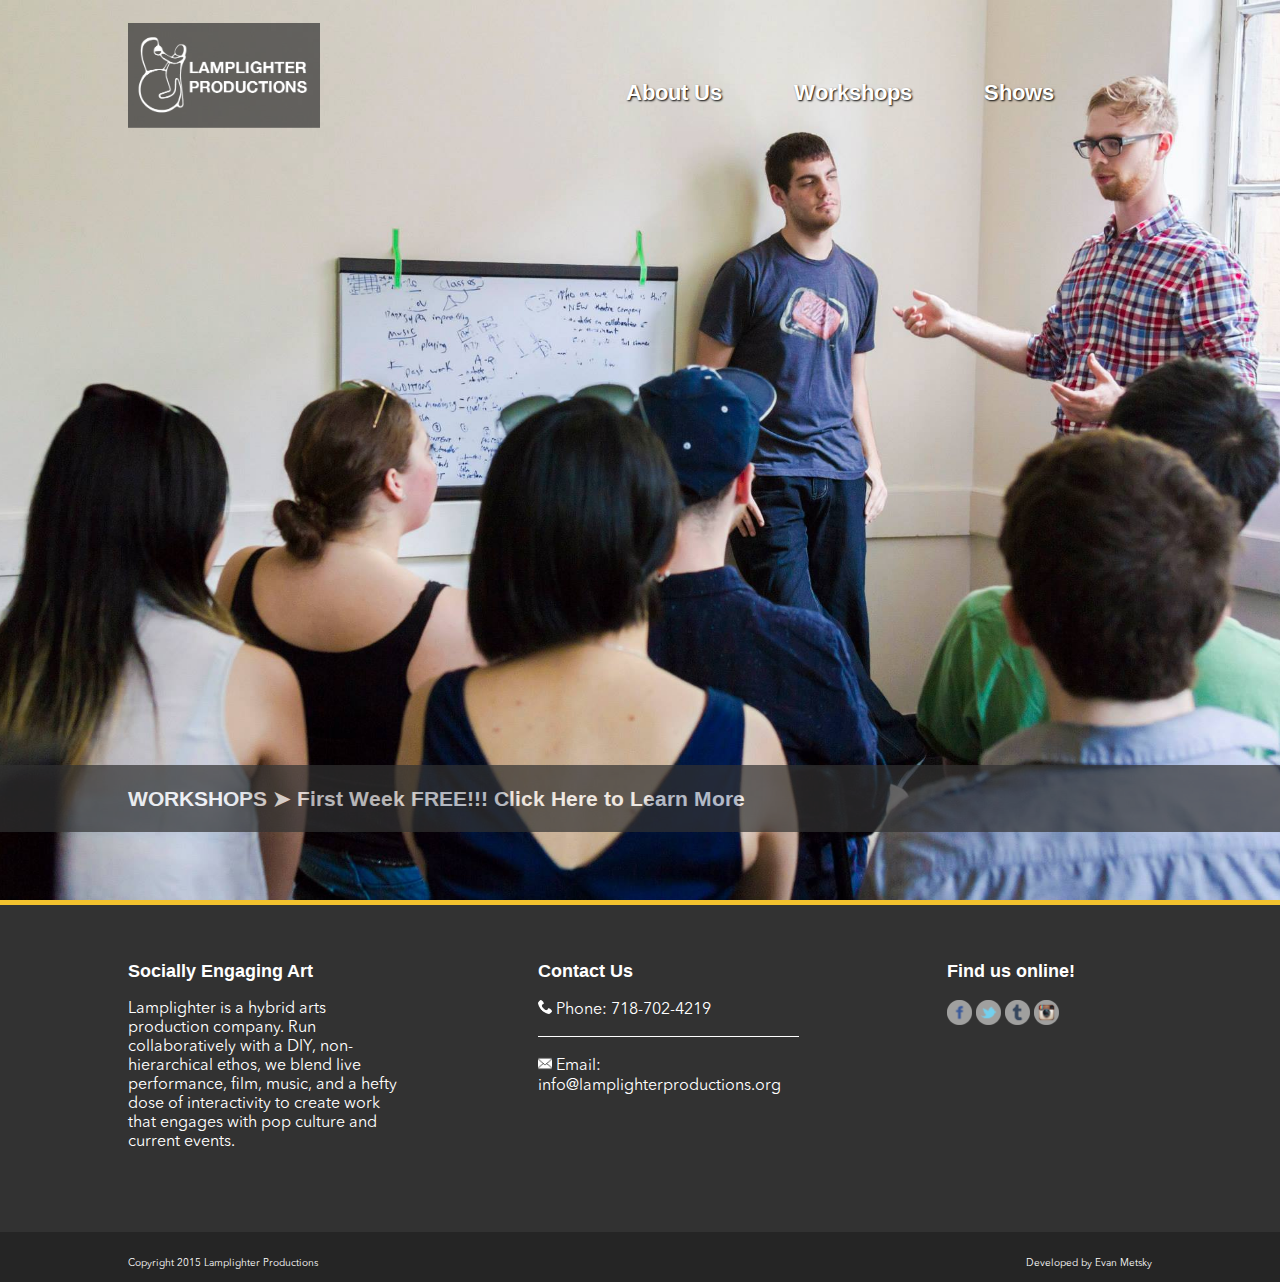
<file: index.html>
<!DOCTYPE html>
<html> 
	<head> 		
		<link rel="shortcut icon" href="images/logo_tab.png">
		<meta property="og:title" content="Lamplighter Productions" />
		<meta charset="UTF-8">
		<meta property="og:type" content="company" />
		<meta property="article:author" content="Evan Metsky" />
		<meta property="og:image" content="http://i.imgur.com/BRalFmg.jpg" />
		<meta property="og:url" content="http://www.lamplighterproductions.org" />
		<meta property="og:description" content="Socially Engaging Art" />
		<link href='http://fonts.googleapis.com/css?family=Inconsolata' rel='stylesheet' type='text/css'>
		<link rel="stylesheet" href="style/lamplighter.css">
		<title>Lamplighter Productions</title>

		<link rel="stylesheet" href="../lib/css/jquery.maximage.css?v=1.2" type="text/css" media="screen" charset="utf-8" />
		
		<style type="text/css" media="screen">			
			#maximage {
			position:absolute !important;
			}

			
		</style>
	</head>
	<body>
		<div class='main'>
			<div class = "logo" style = "float:left;"><a href = "#"><img src = "images/logo_text.png"></a></div>
			<div class = "top-menu-bar">
				<ul class = "navigation">
					<li class = "menu-item">
						<a href = "about">About Us</a>
					</li>
					<li class = "menu-item">
						<a href = "educational">Workshops</a>
					</li>
					<li class = "menu-item">
						<a href = "productions">Shows</a>
					</li>
					<!--<li class = "menu-item">
						<a href = "#">Productions</a>
					</li>-->
				</ul>

			</div>				
			<a href = "educational"><div class = "video-bar">
				<h3>WORKSHOPS &#10148; First Week FREE!!! Click Here to Learn More</h3>
		</div></a>
<div id="maximage">
			<img src="images/slideshow_home/slideshow3.jpg" alt="" width="1400" height="1050" />
			<img src="images/slideshow_home/slideshow4.jpg" alt="" width="2048" height="1536" />
			<img src="images/slideshow_home/slideshow5.jpg" alt="" width="2048" height="1536" />
			<img src="images/slideshow_home/slideshow1.jpg" alt="" width="1400" height="1050" />
			<img src="images/slideshow_home/slideshow6.jpg" alt="" width="2048" height="1536" />
			<img src="images/slideshow_home/slideshow2.jpg" alt="" width="1400" height="1050" />
			<img src="images/slideshow_home/slideshow7.jpg" alt="" width="2048" height="1536" />
		</div>
		
		<script src='http://ajax.googleapis.com/ajax/libs/jquery/1.8.3/jquery.js'></script>
		<script src="../lib/js/jquery.cycle.all.js" type="text/javascript" charset="utf-8"></script>
		<script src="../lib/js/jquery.maximage.js" type="text/javascript" charset="utf-8"></script>
		
		<script type="text/javascript" charset="utf-8">
			$(function(){
				// Trigger maximage
				jQuery('#maximage').maximage();
			});
		</script>
		</div>
		<div id = "front">

		</div>
	

		<footer id = "footer">
			<div id = "full_footer">
				<div id = "footer_widget">
					<h3>Socially Engaging Art</h3>
					<p>Lamplighter is a hybrid arts production company. Run collaboratively with a DIY, non-hierarchical ethos, we blend live performance, film, music, and a hefty dose of interactivity to create work that engages with pop culture and current events.</p>
				</div>
				<div id = "footer_widget">
					<h3>Contact Us</h3>
					<p><img src = "images/icons/phone.png" style = "width:5%;height:auto;"> Phone: 718-702-4219</p>
					<hr style = "margin:0;margin-right:7%; background:white;">
					<p><img src = "images/icons/email.png" style = "width:5%;height:auto;padding-top:3px"> Email: <a href = "mailto:info@lamplighterproductions.org"target="_blank">info@lamplighterproductions.org</a></p>
				</div>
				<div id = "footer_widget">
					<h3>Find us online!</h3>
					<div id = "button-link" style = "display:inline-block;" align = "left"><a href = "https://www.facebook.com/lamplighterproductions"target="_blank"><img src = "images/icons/facebook.png" style = "height:25px;width:25px;margin:0;"></a></div>
					<div id = "button_link" style = "display:inline-block;" align = "center"><a href = "https://twitter.com/lmplghtr"target="_blank"><img src = "images/icons/twitter.png" style = "height:25px;width:25px;margin:0;"></a></div>
				
				<div id = "button_link" style = "display:inline-block;" align = "center"><a href = "www.lamplighternyc.tumblr.com"target="_blank"><img src = "images/icons/tumblr.png" style = "height:25px;width:25px;margin:0;"></a></div>
				
				<div id = "button_link" style = "display:inline-block;" align = "center"><a href = "https://instagram.com/lamplighter_prod/"target="_blank"><img src = "images/icons/instagram.png" style = "height:25px;width:25px;margin:0;"></a></div>
			

				<br><br>
				</div>
				<div id = "bottom_footer">
					<p style = "float:left; margin-left:10%">Copyright 2015 Lamplighter Productions</p>
					<p style = "float:right; margin-right:10%">Developed by Evan Metsky</p>
				</div>
			</div>


		</footer>


	</body>


</html>
</file>
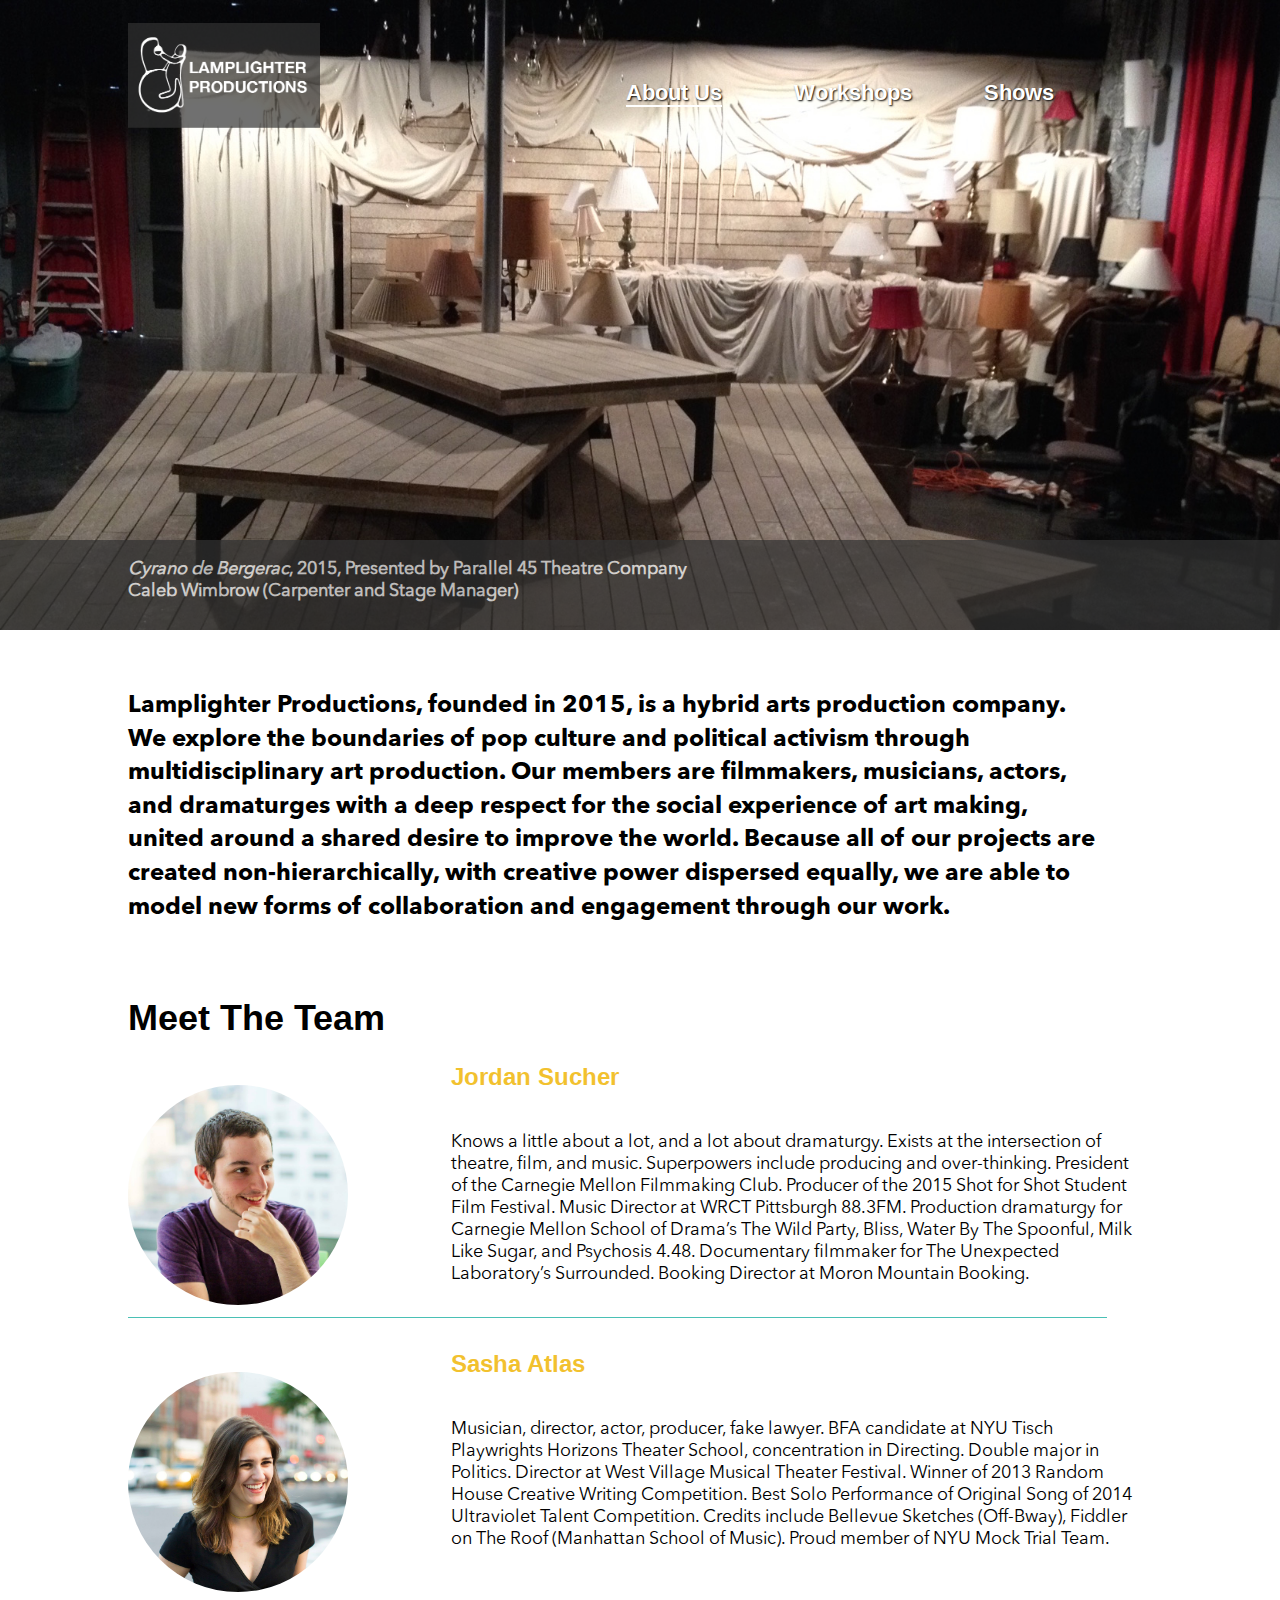
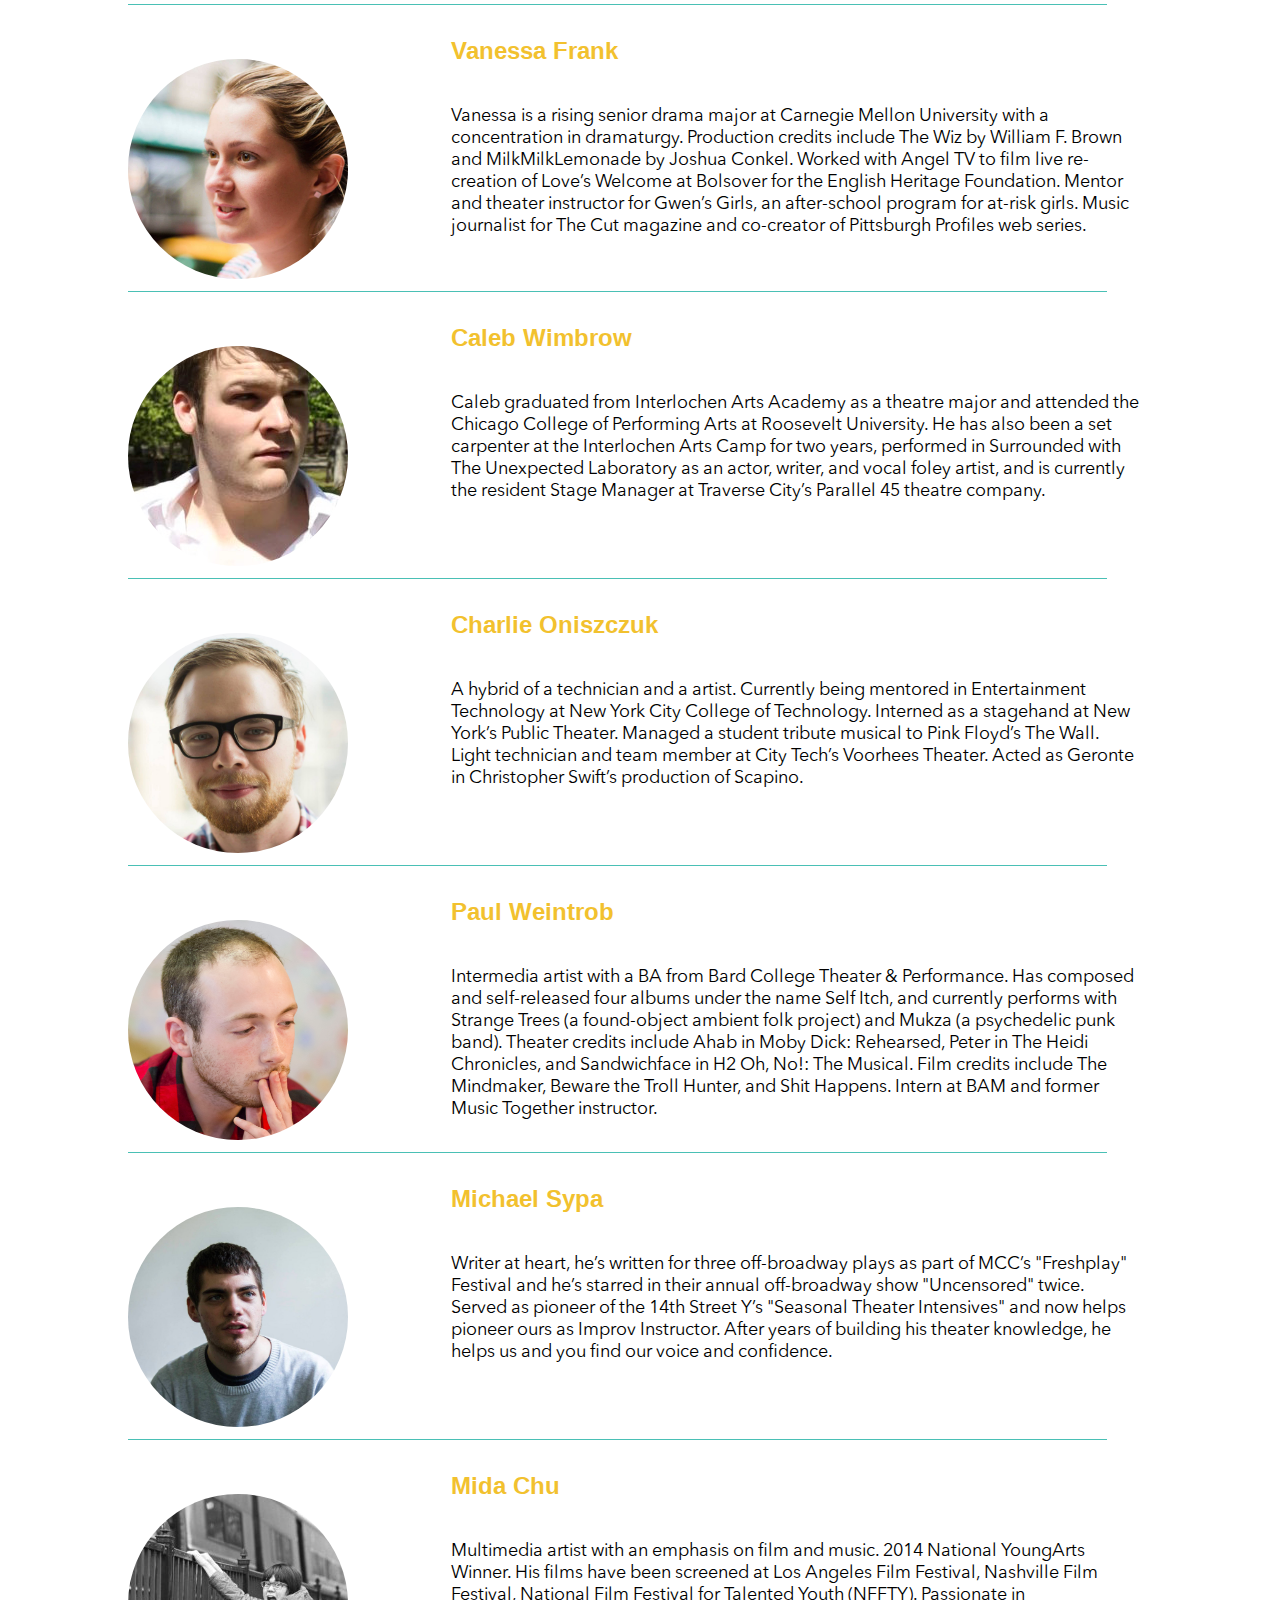
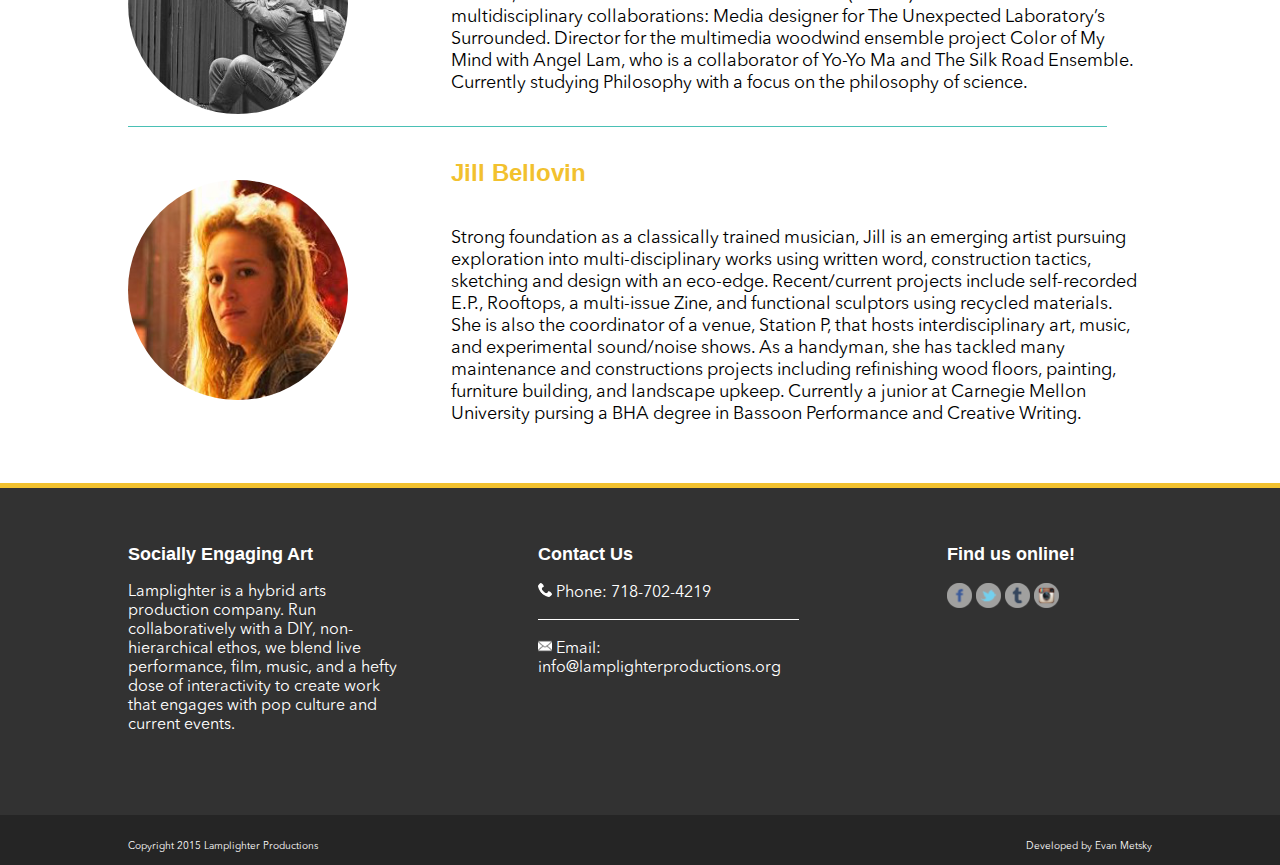
<file: about/index.html>
<!DOCTYPE html>
<html> 
	<head> 
<link href='http://fonts.googleapis.com/css?family=Inconsolata' rel='stylesheet' type='text/css'>
<meta charset="UTF-8">	
		<link rel="stylesheet" href="../style/lamplighter.css">
				<link rel="shortcut icon" href="../images/logo_tab.png">
		<title>Lamplighter Productions</title>
				<meta property="og:title" content="Lamplighter Productions" />
		<meta property="og:type" content="company" />
		<meta property="article:author" content="Evan Metsky" />
		<meta property="og:image" content="http://i.imgur.com/BRalFmg.jpg" />
		<meta property="og:url" content="http://www.lamplighterproductions.org" />
		<meta property="og:description" content="Socially Engaging Art" />
		<link rel="stylesheet" href="../lib/css/jquery.maximage.css?v=1.2" type="text/css" media="screen" charset="utf-8" />
		
		<style type="text/css" media="screen">			
			#maximage {
			position:absolute !important;
			}
			
			/*Set my logo in bottom left*/
			#logo {
				bottom:30px;
				height:auto;
				left:30px;
				position:absolute;
				width:34%;
				z-index:1000;
			}
			#logo img {
				width:100%;
			}
			
		</style>
	</head>
	<body>
		<div class='main' id = "partial">
			<div class = "logo" style = "float:left;"><a href = "../"><img src = "../images/logo_text.png"></a></div>
			<div class = "top-menu-bar">
				<ul class = "navigation">
					<li class = "menu-item" id = "about_li">
						<a href = "../about">About Us</a>
					</li>
					<li class = "menu-item">
						<a href = "../educational">Workshops</a>
					</li>
					<li class = "menu-item">
						<a href = "../productions">Shows</a>
					</li>
				<!--<li class = "menu-item">
						<a href = "#">Productions</a>
					</li>-->
				</ul>
			</div>

		
		<div id="maximage"class="mc-cycle">
			<div class = "mc-image">
				<img src="../images/slideshow_about/caleb.jpg" alt=""/>
				<div class = "video-bar" id = "video-bar-about">
					<div class = "in-slide-content">
						<h3><i>Cyrano de Bergerac</i>, 2015, Presented by Parallel 45 Theatre Company<br>Caleb Wimbrow (Carpenter and Stage Manager)</h3>				
					</div>		
				</div>
			</div>
			<div class = "mc-image">
				<img src="../images/slideshow_about/jordan.jpg" alt="" />
				<div class = "video-bar" id = "video-bar-about">
					<div class = "in-slide-content">
						<h3><i>Common Ground</i>, 2014<br>Jordan Sucher (Writer and Director)</h3>
					</div>
				</div>
			</div>
			<div class = "mc-image">
				<img src="../images/slideshow_about/mida.jpg" alt="" />
				<div class = "video-bar" id = "video-bar-about">
					<div class = "in-slide-content">
						<h3><i>The Apple</i>, 2013<br>Mida Chu (Writer and Director)</h3>
					</div>
				</div>
			</div>
			<div class = "mc-image">
				<img src="../images/slideshow_about/jordan1.jpg" alt="" />
				<div class = "video-bar" id = "video-bar-about">
					<div class = "in-slide-content">
						<h3><i>The Wall</i>, 2011<br>Sasha Atlas (Director and Producer), Jordan Sucher (Producer)</h3>
					</div>
				</div>
			</div>
			<div class = "mc-image">
				<img src="../images/slideshow_about/vanessa.jpg" alt="" />
				<div class = "video-bar" id = "video-bar-about">
					<div class = "in-slide-content">
						<h3><i>Pittsburgh Profiles</i>, 2014<br>Vanessa Frank (Co-Creator), Jordan Sucher (Co-Creator)</h3>
					</div>
				</div>
			</div>
			<div class = "mc-image">
				<img src="../images/slideshow_about/mida-1.jpg" alt="" />
				<div class = "video-bar" id = "video-bar-about">
					<div class = "in-slide-content">
						<h3><i>Urlicht</i>, 2013<br>Mida Chu (Writer and Director)</h3>
					</div>
				</div>
			</div>			
			<div class = "mc-image">
				<img src="../images/slideshow_about/mida-jordan.jpg" alt="" />
				<div class = "video-bar" id = "video-bar-about">
					<div class = "in-slide-content">
						<h3><i>Surrounded</i>, 2014, created by The Unexpected Laboratory.<br>Mida Chu (Media Designer), Jordan Sucher (Media Designer), Caleb Wimbrow (Actor)</h3>
					</div>
				</div>
			</div>
			<div class = "mc-image">
				<img src="../images/slideshow_about/slideshow5.jpg" alt="" />
				<div class = "video-bar" id = "video-bar-about">
					<div class = "in-slide-content">
						<h3><i>Strange Trees</i>, 2015, performing at LIC Lounge.<br>Paul Weintrob (songwriter, instrumentalist)</h3>
					</div>
				</div>
			</div>
		</div>
		
		<script src='http://ajax.googleapis.com/ajax/libs/jquery/1.8.3/jquery.js'></script>
		<script src="../lib/js/jquery.cycle.all.js" type="text/javascript" charset="utf-8"></script>
		<script src="../lib/js/jquery.maximage.js" type="text/javascript" charset="utf-8"></script>
		
		<script type="text/javascript" charset="utf-8">
			$(function(){
				// Trigger maximage
				jQuery('#maximage').maximage();
			});
		</script>

		<div class = "content">
			<div class = "about">
				
				<br><br><p>Lamplighter Productions, founded in 2015, is a hybrid arts production company. We explore the boundaries of pop culture and political activism through multidisciplinary art production. Our members are filmmakers, musicians, actors, and dramaturges with a deep respect for the social experience of art making, united around a shared desire to improve the world. Because all of our projects are created non-hierarchically, with creative power dispersed equally, we are able to model new forms of collaboration and engagement through our work.</p>
			</div>
			<div class = "people">
				<span class = "underline">Meet The Team</span>
				<div class = "person-text" style = "display:inline-block;" align="right">
					<h3>Jordan Sucher</h3><p>&nbsp;</p>
					<p>Knows a little about a lot, and a lot about dramaturgy. Exists at the intersection of theatre, film, and music. Superpowers include producing and over-thinking. President of the Carnegie Mellon Filmmaking Club. Producer of the 2015 Shot for Shot Student Film Festival. Music Director at WRCT Pittsburgh 88.3FM. Production dramaturgy for Carnegie Mellon School of Drama&#8217;s The Wild Party, Bliss, Water By The Spoonful, Milk Like Sugar, and Psychosis 4.48. Documentary filmmaker for The Unexpected Laboratory&#8217;s Surrounded. Booking Director at Moron Mountain Booking.</p>
				
				<div class = "person-image" style = "display:inline-block;" align="left" id = "jordan"></div>
				</div>
				<hr>
				
				<div class = "person-text" style = "display:inline-block;" align="right">
					<h3>Sasha Atlas</h3><p>&nbsp;</p>
					<p>Musician, director, actor, producer, fake lawyer. BFA candidate at NYU Tisch Playwrights Horizons Theater School, concentration in Directing. Double major in Politics. Director at West Village Musical Theater Festival. Winner of 2013 Random House Creative Writing Competition. Best Solo Performance of Original Song of 2014 Ultraviolet Talent Competition. Credits include Bellevue Sketches (Off-Bway),   Fiddler on The Roof (Manhattan School of Music).  Proud member of NYU Mock Trial Team.</p>
				
				<div class = "person-image" style = "display:inline-block;" align="left" id = "sasha"></div>
				</div>
				<hr>
				
				<div class = "person-text" style = "display:inline-block;" align="right">
					<h3>Vanessa Frank</h3><p>&nbsp;</p>
					<p>Vanessa is a rising senior drama major at Carnegie Mellon University with a concentration in dramaturgy. Production credits include The Wiz by William F. Brown and MilkMilkLemonade by Joshua Conkel. Worked with Angel TV to film live re-creation of Love&#8217;s Welcome at Bolsover for the English Heritage Foundation. Mentor and theater instructor for Gwen&#8217;s Girls, an after-school program for at-risk girls. Music journalist for The Cut magazine and co-creator of Pittsburgh Profiles web series.</p>
				
				<div class = "person-image" style = "display:inline-block;" align="left" id = "vanessa"></div>
				</div>
				<hr>
				
				<div class = "person-text" style = "display:inline-block;" align="right">
					<h3>Caleb Wimbrow</h3><p>&nbsp;</p>
					<p>Caleb graduated from Interlochen Arts Academy as a theatre major and attended the Chicago College of Performing Arts at Roosevelt University. He has also been a set carpenter at the Interlochen Arts Camp for two years, performed in Surrounded with The Unexpected Laboratory as an actor, writer, and vocal foley artist, and is currently the resident Stage Manager at Traverse City&#8217;s Parallel 45 theatre company.</p>
				
				<div class = "person-image" style = "display:inline-block;" align="left" id = "caleb"></div>
				</div>
				<hr>
				
				<div class = "person-text" style = "display:inline-block;" align="right">
					<h3>Charlie Oniszczuk</h3><p>&nbsp;</p>
					<p>A hybrid of a technician and a artist. Currently being mentored in Entertainment Technology at New York City College of Technology. Interned as a stagehand at New York&#8217;s Public Theater. Managed a student tribute musical to Pink Floyd&#8217;s The Wall. Light technician and team member at City Tech&#8217;s Voorhees Theater. Acted as Geronte in Christopher Swift&#8217;s production of Scapino.</p>
				
				<div class = "person-image" style = "display:inline-block;" align="left" id = "charlie"></div>
				</div>		
				<hr>
				
				<div class = "person-text" style = "display:inline-block;" align="right">
					<h3>Paul Weintrob</h3><p>&nbsp;</p>
					<p>Intermedia artist with a BA from Bard College Theater & Performance. Has composed and self-released four albums under the name Self Itch, and currently performs with Strange Trees (a found-object ambient folk project) and Mukza (a psychedelic punk band). Theater credits include Ahab in Moby Dick: Rehearsed, Peter in The Heidi Chronicles, and Sandwichface in H2 Oh, No!: The Musical. Film credits include The Mindmaker, Beware the Troll Hunter, and Shit Happens. Intern at BAM and former Music Together instructor.</p>
				
				<div class = "person-image" style = "display:inline-block;" align="left" id = "paul"></div>
				</div>
				<hr>
				
				<div class = "person-text" style = "display:inline-block;" align="right">
					<h3>Michael Sypa</h3><p>&nbsp;</p>
					<p>Writer at heart, he&#8217;s written for three off-broadway plays as part of MCC&#8217;s &#34;Freshplay&#34; Festival and he&#8217;s starred in their annual off-broadway show &#34;Uncensored&#34; twice. Served  as pioneer of the 14th Street Y&#8217;s &#34;Seasonal Theater Intensives&#34; and now helps pioneer ours as Improv Instructor. After years of building his theater knowledge, he helps us and you find our voice and confidence.</p>
				
				<div class = "person-image" style = "display:inline-block;" align="left" id = "michael"></div>
				</div>
				<hr>
				
				<div class = "person-text" style = "display:inline-block;" align="right">
					<h3>Mida Chu</h3><p>&nbsp;</p>
					<p>Multimedia artist with an emphasis on film and music. 2014 National YoungArts Winner. His films have been screened at Los Angeles Film Festival, Nashville Film Festival, National Film Festival for Talented Youth (NFFTY). Passionate in multidisciplinary collaborations: Media designer for The Unexpected Laboratory&#8217;s Surrounded. Director for the multimedia woodwind ensemble project Color of My Mind with Angel Lam, who is a collaborator of Yo-Yo Ma and The Silk Road Ensemble. Currently studying Philosophy with a focus on the philosophy of science.</p>
				
				<div class = "person-image" style = "display:inline-block;" align="left" id = "mida"></div>
				</div>
				<hr>
				
				<div class = "person-text" style = "display:inline-block;" align="right">
					<h3>Jill Bellovin</h3><p>&nbsp;</p>
					<p>Strong foundation as a classically trained musician, Jill is an emerging artist pursuing exploration into multi-disciplinary works using written word, construction tactics, sketching and design with an eco-edge. Recent/current projects include self-recorded E.P., Rooftops, a multi-issue Zine, and functional sculptors using recycled materials. She is also the coordinator of a venue, Station P, that hosts interdisciplinary art, music, and experimental sound/noise shows. As a handyman, she has tackled many maintenance and constructions projects including refinishing wood floors, painting, furniture building, and landscape upkeep. Currently a junior at Carnegie Mellon University pursing a BHA degree in Bassoon Performance and Creative Writing.</p>
				
				<div class = "person-image" style = "display:inline-block;" align="left" id = "jill"></div>
				</div>
			</div>
				<br><br>
		
		<footer id = "footer">
			<div id = "full_footer">
				<div id = "footer_widget">
					<h3>Socially Engaging Art</h3>
					<p>Lamplighter is a hybrid arts production company. Run collaboratively with a DIY, non-hierarchical ethos, we blend live performance, film, music, and a hefty dose of interactivity to create work that engages with pop culture and current events.</p>
				</div>
				<div id = "footer_widget">
					<h3>Contact Us</h3>
					<p><img src = "../images/icons/phone.png" style = "width:5%;height:auto;"> Phone: 718-702-4219</p>
					<hr style = "margin:0;margin-right:7%; background:white;">
					<p><img src = "../images/icons/email.png" style = "width:5%;height:auto;padding-top:3px"> Email: <a href = "mailto:info@lamplighterproductions.org"target="_blank">info@lamplighterproductions.org</a></p>
				</div>
				<div id = "footer_widget">
					<h3>Find us online!</h3>
					<div id = "button-link" style = "display:inline-block;" align = "left"><a href = "https://www.facebook.com/lamplighterproductions"target="_blank"><img src = "../images/icons/facebook.png" style = "height:25px;width:25px;margin:0;"></a></div>
					<div id = "button_link" style = "display:inline-block;" align = "center"><a href = "https://twitter.com/lmplghtr"target="_blank"><img src = "../images/icons/twitter.png" style = "height:25px;width:25px;margin:0;"></a></div>
				
				<div id = "button_link" style = "display:inline-block;" align = "center"><a href = "www.lamplighternyc.tumblr.com"target="_blank"><img src = "../images/icons/tumblr.png" style = "height:25px;width:25px;margin:0;"></a></div>
				
				<div id = "button_link" style = "display:inline-block;" align = "center"><a href = "https://instagram.com/lamplighter_prod/"target="_blank"><img src = "../images/icons/instagram.png" style = "height:25px;width:25px;margin:0;"></a></div>
			

				<br><br>
				</div>
				<div id = "bottom_footer">
					<p style = "float:left; margin-left:10%">Copyright 2015 Lamplighter Productions</p>
					<p style = "float:right; margin-right:10%">Developed by Evan Metsky</p>
				</div>
			</div>


		</footer>

</div>



	</body>


</html>
</file>
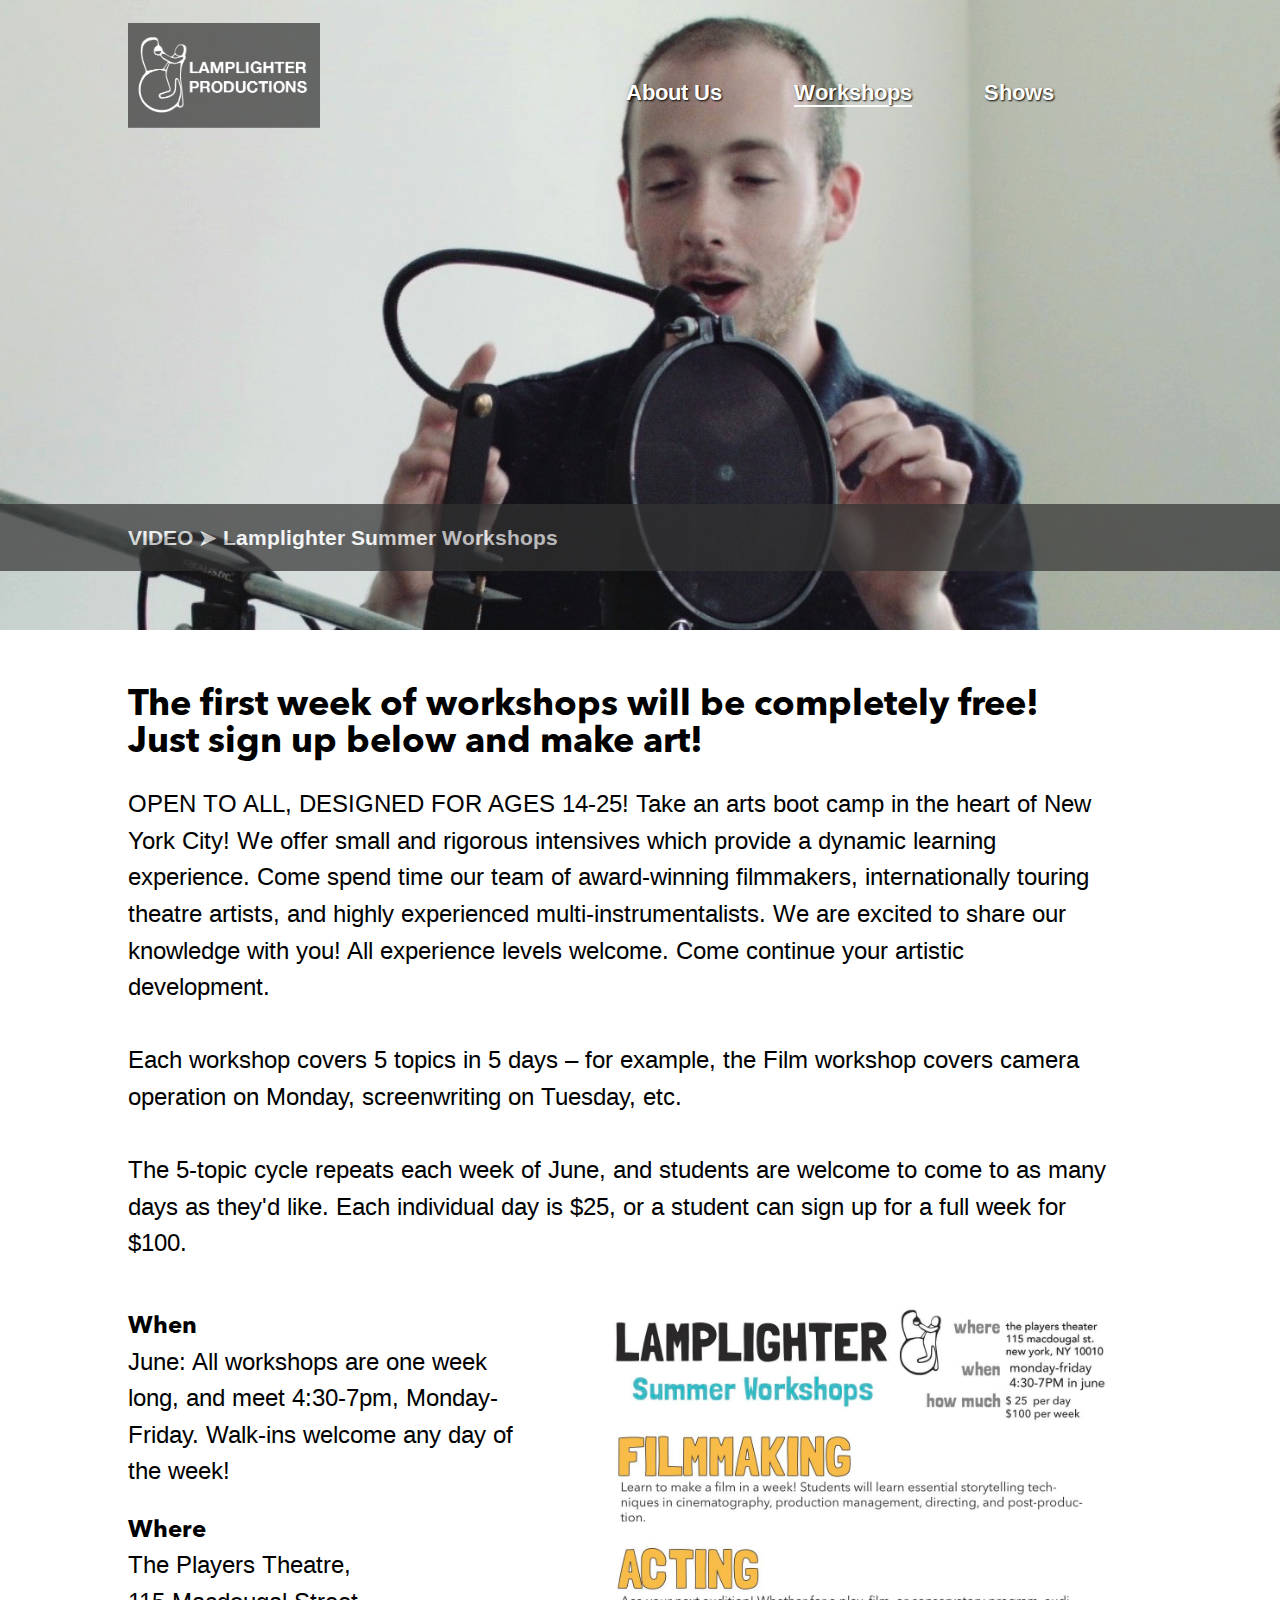
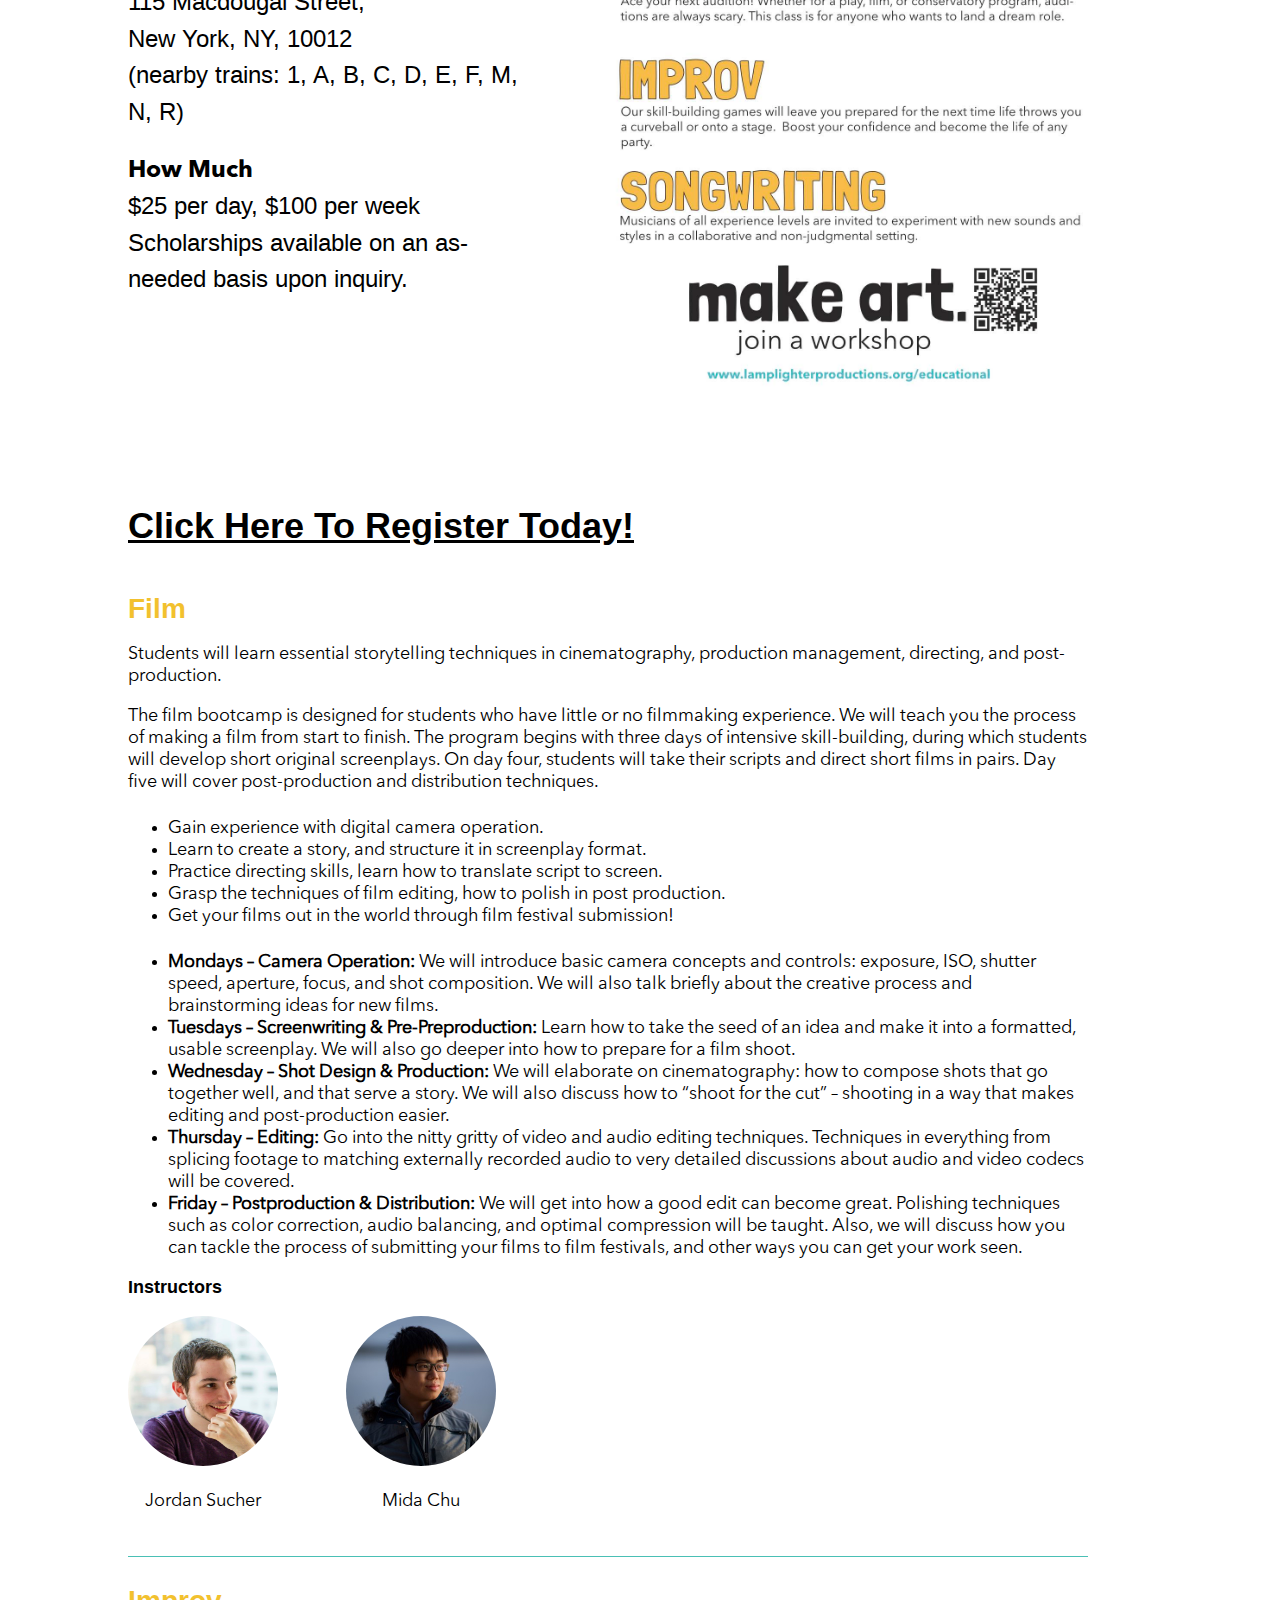
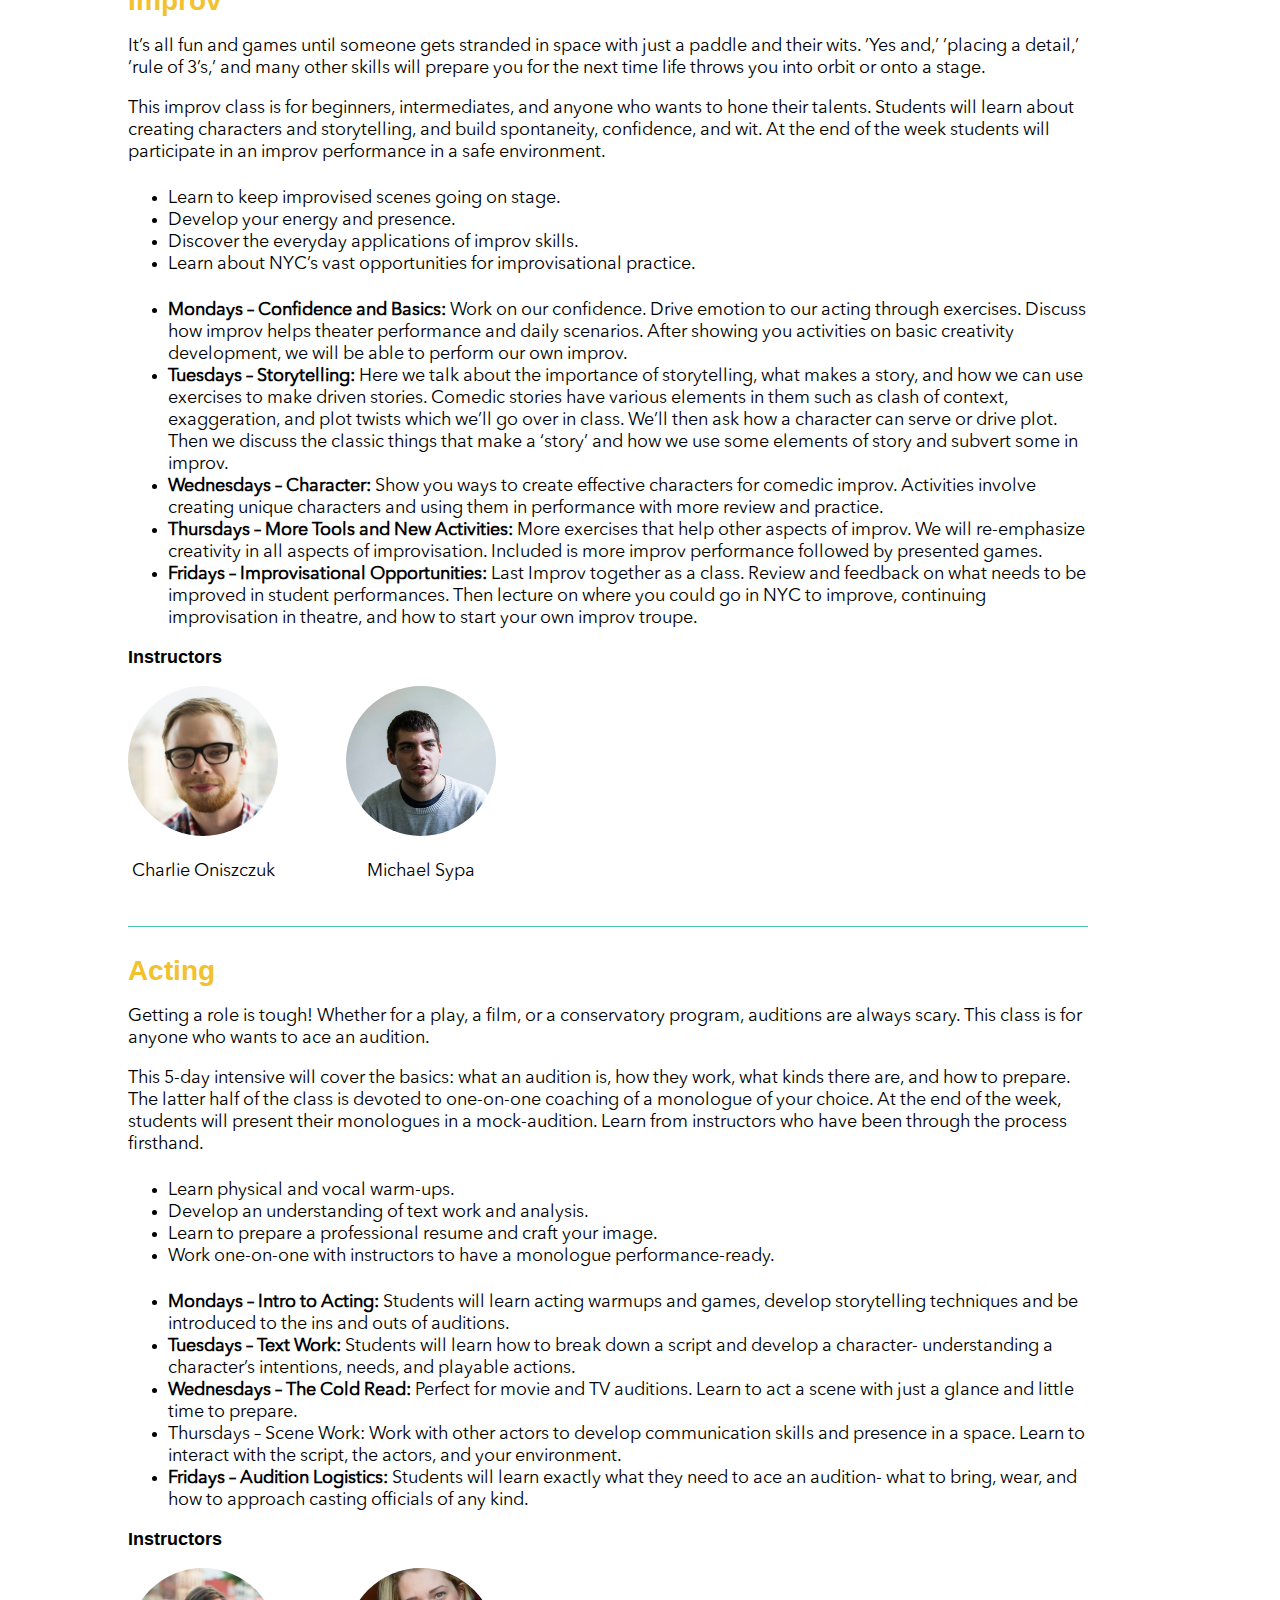
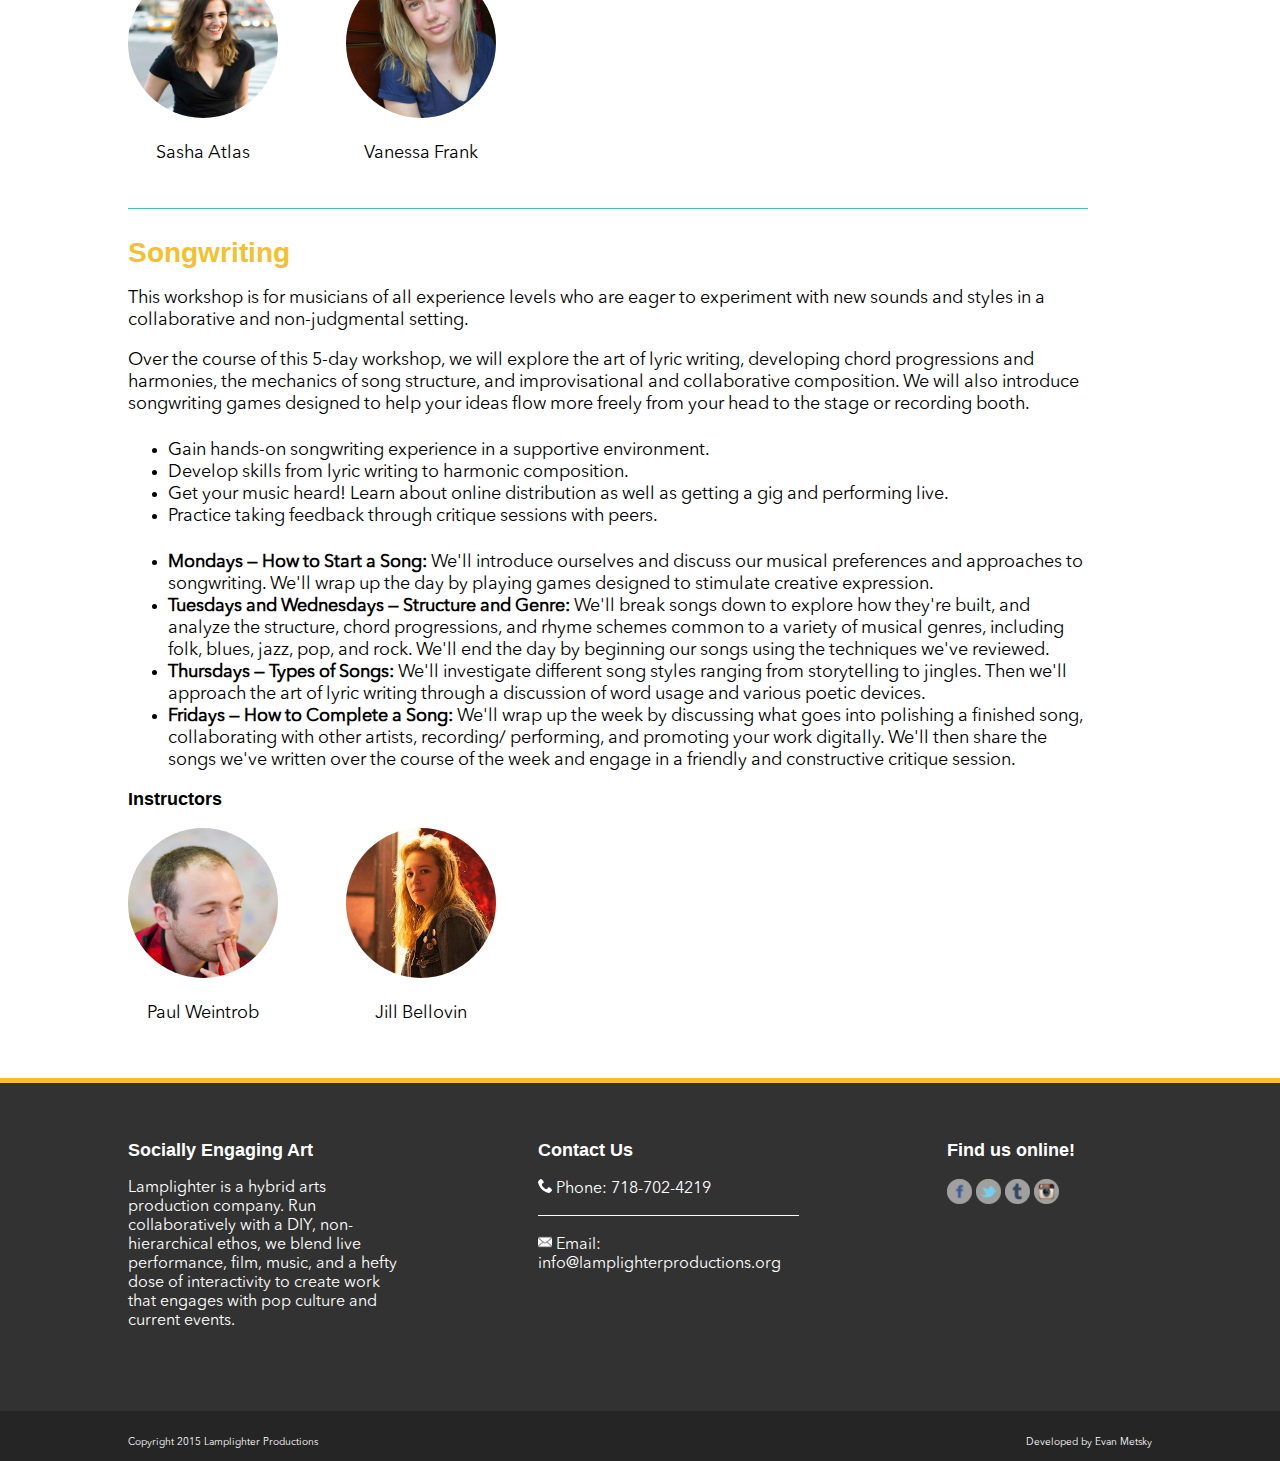
<file: educational/index.html>
<!DOCTYPE html>
<html> 
		<head> 
		<link href='http://fonts.googleapis.com/css?family=Inconsolata' rel='stylesheet' type='text/css'>
		<link rel="stylesheet" href="../style/lamplighter.css">
		<meta charset="UTF-8">
		<link rel="shortcut icon" href="../images/logo_tab.png">
		<title>Lamplighter Productions</title>
		<meta property="og:title" content="Lamplighter Productions" />
		<meta property="og:type" content="company" />
		<meta property="article:author" content="Evan Metsky" />
		<meta property="og:image" content="http://i.imgur.com/BRalFmg.jpg" />
		<meta property="og:url" content="http://www.lamplighterproductions.org" />
		<meta property="og:description" content="Socially Engaging Art" />
		<link rel="stylesheet" href="../lib/css/jquery.maximage.css?v=1.2" type="text/css" media="screen" charset="utf-8" />
		
		<style type="text/css" media="screen">			
			#maximage {
			position:absolute !important;
			}
			
			/*Set my logo in bottom left*/
			#logo {
				bottom:30px;
				height:auto;
				left:30px;
				position:absolute;
				width:34%;
				z-index:1000;
			}
			#logo img {
				width:100%;
			}
			
		</style>
	</head>
	<body>
		<div class='main' id = "partial">
			<div class = "logo" style = "float:left;"><a href = "../"><img src = "../images/logo_text.png"></a></div>
			<div class = "top-menu-bar">
				<ul class = "navigation">
					<li class = "menu-item">
						<a href = "../about">About Us</a>
					</li>
					<li class = "menu-item" id = "about_li">
						<a href = "../educational">Workshops</a>
					</li>
					<li class = "menu-item">
						<a href = "../productions">Shows</a>
					</li>
					<!--<li class = "menu-item">
						<a href = "#">Productions</a>
					</li>-->
				</ul>
			</div>

		
			<a href = "https://vimeo.com/128222291"target="_blank"><div class = "video-bar"id = "video-bar-class">
				<h3>VIDEO &#10148; Lamplighter Summer Workshops</h3>
		</div></a>
		<div id="maximage"class="mc-cycle">
			<div class = "mc-image">
				<img src="../images/slideshow_education/still1.jpg" alt=""/>
				
			</div>
			<div class = "mc-image">
				<img src="../images/slideshow_education/still2.jpg" alt="" />
				
			</div>
			<div class = "mc-image">
				<img src="../images/slideshow_education/still3.jpg" alt="" />
				
			</div>
		</div>


		</div>
		
		<script src='http://ajax.googleapis.com/ajax/libs/jquery/1.8.3/jquery.js'></script>
		<script src="../lib/js/jquery.cycle.all.js" type="text/javascript" charset="utf-8"></script>
		<script src="../lib/js/jquery.maximage.js" type="text/javascript" charset="utf-8"></script>
		
		<script type="text/javascript" charset="utf-8">
			$(function(){
				// Trigger maximage
				jQuery('#maximage').maximage();
			});
		</script>

		<div class = "content" style = "top:70%">
			<div class = "about">
				<!--<h3 id = "bar">ABOUT & MISSION</h3><br-->
				<br><br><p><span style = "font-size:36px">The first week of workshops will be completely free! Just sign up below and make art!</p></span>
				<p><span style="font-family:Liberation-Regular;">OPEN TO ALL, DESIGNED FOR AGES 14-25! Take an arts boot camp in the heart of New York City! We offer small and rigorous intensives which provide a dynamic learning experience. Come spend time our team of award-winning filmmakers, internationally touring theatre artists, and highly experienced multi-instrumentalists. We are excited to share our knowledge with you! All experience levels welcome. Come continue your artistic development.
<br><br>
Each workshop covers 5 topics in 5 days – for example, the Film workshop covers camera operation on Monday, screenwriting on Tuesday, etc.
<br><br>
The 5-topic cycle repeats each week of June, and students are welcome to come to as many days as they'd like. Each individual day is $25, or a student can sign up for a full week for $100.</span></p>
				<div class = "full-text-image">
				<div class = "left-half" style = "dislay:inline-block;float:left;">
				<p>When<br><span style="font-family:Liberation-Regular;">June: All workshops are one week long, and meet 4:30-7pm, Monday-Friday. Walk-ins welcome any day of the week!</span></p>
				<p>Where<br><span style="font-family:Liberation-Regular;">The Players Theatre,<br>115 Macdougal Street,<br>New York, NY, 10012<br>(nearby trains: 1, A, B, C, D, E, F, M, N, R)</span></p>
				<p>How Much<br><span style="font-family:Liberation-Regular;">$25 per day, $100 per week<br>Scholarships available on an as-needed basis upon inquiry.</span></p>
				</div>
				<div class = "right-half" style = "dislay:inline-block;float:right;">
					<img src = "../images/flyer.jpg"><br><br>
				</div>
				</div>
			<br>
			<div class = "register">
				<a href = "https://v1.bookwhen.com/n9u8x"target="_blank">Click Here To Register Today!</a>
			</div><br>
</div>
			<div class = "full_class">
				<div class = "class_title">
					<h3>Film</h3>
				</div>


					<div class = "class_summary">
						<p>Students will learn essential storytelling techniques in cinematography, production management, directing, and post-production.</p>
						<p>The film bootcamp is designed for students who have little or no filmmaking experience. We will teach you the process of making a film from start to finish. The program begins with three days of intensive skill-building, during which students will develop short original screenplays. On day four, students will take their scripts and direct short films in pairs. Day five will cover post-production and distribution techniques.</p>
						<div class = "class_bullets">
							<ul>
								<li>Gain experience with digital camera operation.</li>
								<li>Learn to create a story, and structure it in screenplay format.</li>
								<li>Practice directing skills, learn how to translate script to screen.</li>
								<li>Grasp the techniques of film editing, how to polish in post production.</li>
								<li>Get your films out in the world through film festival submission!</li>
							</ul>

							<ul>
								<li><b>Mondays – Camera Operation:</b> We will introduce basic camera concepts and controls: exposure, ISO, shutter speed, aperture, focus, and shot composition. We will also talk briefly about the creative process and brainstorming ideas for new films.</li>
								<li><b>Tuesdays – Screenwriting & Pre-Preproduction:</b> Learn how to take the seed of an idea and make it into a formatted, usable screenplay. We will also go deeper into how to prepare for a film shoot.</li>
								<li><b>Wednesday – Shot Design & Production:</b> We will elaborate on cinematography: how to compose shots that go together well, and that serve a story. We will also discuss how to “shoot for the cut” – shooting in a way that makes editing and post-production easier.</li>
								<li><b>Thursday – Editing:</b> Go into the nitty gritty of video and audio editing techniques. Techniques in everything from splicing footage to matching externally recorded audio to very detailed discussions about audio and video codecs will be covered.</li>
								<li><b>Friday – Postproduction & Distribution:</b> We will get into how a good edit can become great. Polishing techniques such as color correction, audio balancing, and optimal compression will be taught. Also, we will discuss how you can tackle the process of submitting your films to film festivals, and other ways you can get your work seen.</li>
							</ul>
								
							<div class = "class_instructors">
								<h3>Instructors</h3>
								<div class = "person" style = "display:inline-block;">
      								<div class = "photo" id = "jordan_class" style = "display:inline-block;"align ="center"></div>
       									<div id = "name" align = "center"><p>Jordan Sucher</p></div>
       								</div>
								<div class = "person" style = "display:inline-block;margin-left:5%;">
      								<div class = "photo" id = "mida_class" style = "display:inline-block;"align ="center"></div>
       									<div id = "name" align = "center"><p>Mida Chu</p></div>
							</div>
						</div>
					</div>
					<br><hr style = "margin-left:10%">
									<div class = "class_title">
					<h3>Improv</h3>
				</div>


					<div class = "class_summary">
						<p>It&#8217;s all fun and games until someone gets stranded in space with just a paddle and their wits. &#8217;Yes and,&#8217; &#8217;placing a detail,&#8217; &#8217;rule of 3&#8217;s,&#8217; and many other skills will prepare you for the next time life throws you into orbit or onto a stage.</p>
						<p>This improv class is for beginners, intermediates, and anyone who wants to hone their talents. Students will learn about creating characters and storytelling, and build spontaneity, confidence, and wit. At the end of the week students will participate in an improv performance in a safe environment.</p>
						<div class = "class_bullets">
							<ul>
								<li>Learn to keep improvised scenes going on stage.</li>
								<li>Develop your energy and presence.</li>
								<li>Discover the everyday applications of improv skills.</li>
								<li>Learn about NYC&#8217;s vast opportunities for improvisational practice.</li>
							</ul>

							<ul>
								<li><b>Mondays – Confidence and Basics:</b> Work on our confidence. Drive emotion to our acting through exercises. Discuss how improv helps theater performance and daily scenarios. After showing you activities on basic creativity development, we will be able to perform our own improv.</li>
								<li><b>Tuesdays – Storytelling:</b> Here we talk about the importance of storytelling, what makes a story, and how we can use exercises to make driven stories. Comedic stories have various elements in them such as clash of context, exaggeration, and plot twists which we’ll go over in class. We’ll then ask how a character can serve or drive plot. Then we discuss the classic things that make a ‘story’ and how we use some elements of story and subvert some in improv.</li>
								<li><b>Wednesdays – Character:</b> Show you ways to create effective characters for comedic improv. Activities involve creating unique characters and using them in performance with more review and practice.</li>
								<li><b>Thursdays – More Tools and New Activities:</b> More exercises that help other aspects of improv. We will re-emphasize creativity in all aspects of improvisation. Included is more improv performance followed by presented games.</li>
								<li><b>Fridays – Improvisational Opportunities:</b> Last Improv together as a class. Review and feedback on what needs to be improved in student performances. Then lecture on where you could go in NYC to improve, continuing improvisation in theatre, and how to start your own improv troupe.</li>
							</ul>

							<div class = "class_instructors">
								<h3>Instructors</h3>
								<div class = "person" style = "display:inline-block;">
      								<div class = "photo" id = "charlie_class" style = "display:inline-block;"align ="center"></div>
       									<div id = "name" align = "center"><p>Charlie Oniszczuk</p></div>
       								</div>
								<div class = "person" style = "display:inline-block;margin-left:5%;">
      								<div class = "photo" id = "michael_class" style = "display:inline-block;"align ="center"></div>
       									<div id = "name" align = "center"><p>Michael Sypa</p></div>
							</div>
						</div>
						</div>
					</div>
					<br><hr style = "margin-left:10%">
									<div class = "class_title">
					<h3>Acting</h3>
				</div>


					<div class = "class_summary">
						<p>Getting a role is tough! Whether for a play, a film, or a conservatory program, auditions are always scary. This class is for anyone who wants to ace an audition.</p>
						<p>This 5-day intensive will cover the basics: what an audition is, how they work, what kinds there are, and how to prepare. The latter half of the class is devoted to one-on-one coaching of a monologue of your choice. At the end of the week, students will present their monologues in a mock-audition. Learn from instructors who have been through the process firsthand.</p>
						<div class = "class_bullets">
							<ul>
								<li>Learn physical and vocal warm-ups.</li>
								<li>Develop an understanding of text work and analysis.</li>
								<li>Learn to prepare a professional resume and craft your image.</li>
								<li>Work one-on-one with instructors to have a monologue performance-ready.</li>
							</ul>

							<ul>
								<li><b>Mondays – Intro to Acting:</b> Students will learn acting warmups and games, develop storytelling techniques and be introduced to the ins and outs of auditions.</li>
								<li><b>Tuesdays – Text Work:</b> Students will learn how to break down a script and develop a character- understanding a character’s intentions, needs, and playable actions.</li>
								<li><b>Wednesdays – The Cold Read:</b> Perfect for movie and TV auditions. Learn to act a scene with just a glance and little time to prepare.</li>												<li>Thursdays – Scene Work: Work with other actors to develop communication skills and presence in a space. Learn to interact with the script, the actors, and your environment.</li>
								<li><b>Fridays – Audition Logistics:</b> Students will learn exactly what they need to ace an audition- what to bring, wear, and how to approach casting officials of any kind.</li>
							</ul>



							<div class = "class_instructors">
								<h3>Instructors</h3>
								<div class = "person" style = "display:inline-block;">
      								<div class = "photo" id = "sasha_class" style = "display:inline-block;"align ="center"></div>
       									<div id = "name" align = "center"><p>Sasha Atlas</p></div>
       								</div>
								<div class = "person" style = "display:inline-block;margin-left:5%;">
      								<div class = "photo" id = "vanessa_class" style = "display:inline-block;"align ="center"></div>
       									<div id = "name" align = "center"><p>Vanessa Frank</p></div>
							</div>
						</div>
						</div>
					</div>
					<br><hr style = "margin-left:10%">
									<div class = "class_title">
					<h3>Songwriting</h3>
				</div>


					<div class = "class_summary">
						<p>This workshop is for musicians of all experience levels who are eager to experiment with new sounds and styles in a collaborative and non-judgmental setting.</p>
						<p>Over the course of this 5-day workshop, we will explore the art of lyric writing, developing chord progressions and harmonies, the mechanics of song structure, and improvisational and collaborative composition. We will also introduce songwriting games designed to help your ideas flow more freely from your head to the stage or recording booth.</p>
						<div class = "class_bullets">
							<ul>
								<li>Gain hands-on songwriting experience in a supportive environment.</li>
								<li>Develop skills from lyric writing to harmonic composition.</li>
								<li>Get your music heard! Learn about online distribution as well as getting a gig and performing live.</li>
								<li>Practice taking feedback through critique sessions with peers.</li>
							</ul>
							
							<ul>
								<li><b>Mondays — How to Start a Song:</b> We'll introduce ourselves and discuss our musical preferences and approaches to songwriting. We'll wrap up the day by playing games designed to stimulate creative expression.
</li>
								<li><b>Tuesdays and Wednesdays — Structure and Genre:</b> We'll break songs down to explore how they're built, and analyze the structure, chord progressions, and rhyme schemes common to a variety of musical genres, including folk, blues, jazz, pop, and rock. We'll end the day by beginning our songs using the techniques we've reviewed.</li>
								<li><b>Thursdays — Types of Songs:</b> We'll investigate different song styles ranging from storytelling to jingles. Then we'll approach the art of lyric writing through a discussion of word usage and various poetic devices.</li>
								<li><b>Fridays — How to Complete a Song:</b> We'll wrap up the week by discussing what goes into polishing a finished song, collaborating with other artists, recording/ performing, and promoting your work digitally. We'll then share the songs we've written over the course of the week and engage in a friendly and constructive critique session.</li>
							</ul>

							<div class = "class_instructors">
								<h3>Instructors</h3>
								<div class = "person" style = "display:inline-block;">
      								<div class = "photo" id = "paul_class" style = "display:inline-block;"align ="center"></div>
       									<div id = "name" align = "center"><p>Paul Weintrob</p></div>
       								</div>
								<div class = "person" style = "display:inline-block;margin-left:5%;">
      								<div class = "photo" id = "jill_class" style = "display:inline-block;"align ="center"></div>
       									<div id = "name" align = "center"><p>Jill Bellovin</p></div>

							</div>
						</div>
						</div>
					</div>
				</div>

			
		<br><br>


		<footer id = "footer">
			<div id = "full_footer">
				<div id = "footer_widget">
					<h3>Socially Engaging Art</h3>
					<p>Lamplighter is a hybrid arts production company. Run collaboratively with a DIY, non-hierarchical ethos, we blend live performance, film, music, and a hefty dose of interactivity to create work that engages with pop culture and current events.</p>
				</div>
				<div id = "footer_widget">
					<h3>Contact Us</h3>
					<p><img src = "../images/icons/phone.png" style = "width:5%;height:auto;"> Phone: 718-702-4219</p>
					<hr style = "margin:0;margin-right:7%; background:white;">
					<p><img src = "../images/icons/email.png" style = "width:5%;height:auto;padding-top:3px"> Email: <a href = "mailto:info@lamplighterproductions.org"target="_blank">info@lamplighterproductions.org</a></p>
				</div>
				<div id = "footer_widget">
					<h3>Find us online!</h3>
					<div id = "button-link" style = "display:inline-block;" align = "left"><a href = "https://www.facebook.com/lamplighterproductions"target="_blank"><img src = "../images/icons/facebook.png" style = "height:25px;width:25px;margin:0;"></a></div>
					<div id = "button_link" style = "display:inline-block;" align = "center"><a href = "https://twitter.com/lmplghtr"target="_blank"><img src = "../images/icons/twitter.png" style = "height:25px;width:25px;margin:0;"></a></div>
				
				<div id = "button_link" style = "display:inline-block;" align = "center"><a href = "www.lamplighternyc.tumblr.com"target="_blank"><img src = "../images/icons/tumblr.png" style = "height:25px;width:25px;margin:0;"></a></div>
				
				<div id = "button_link" style = "display:inline-block;" align = "center"><a href = "https://instagram.com/lamplighter_prod/"target="_blank"><img src = "../images/icons/instagram.png" style = "height:25px;width:25px;margin:0;"></a></div>
			

				<br><br>
				</div>
				<div id = "bottom_footer">
					<p style = "float:left; margin-left:10%">Copyright 2015 Lamplighter Productions</p>
					<p style = "float:right; margin-right:10%">Developed by Evan Metsky</p>
				</div>
			</div>


		</footer>

</div>





















	</body>


</html>
</file>
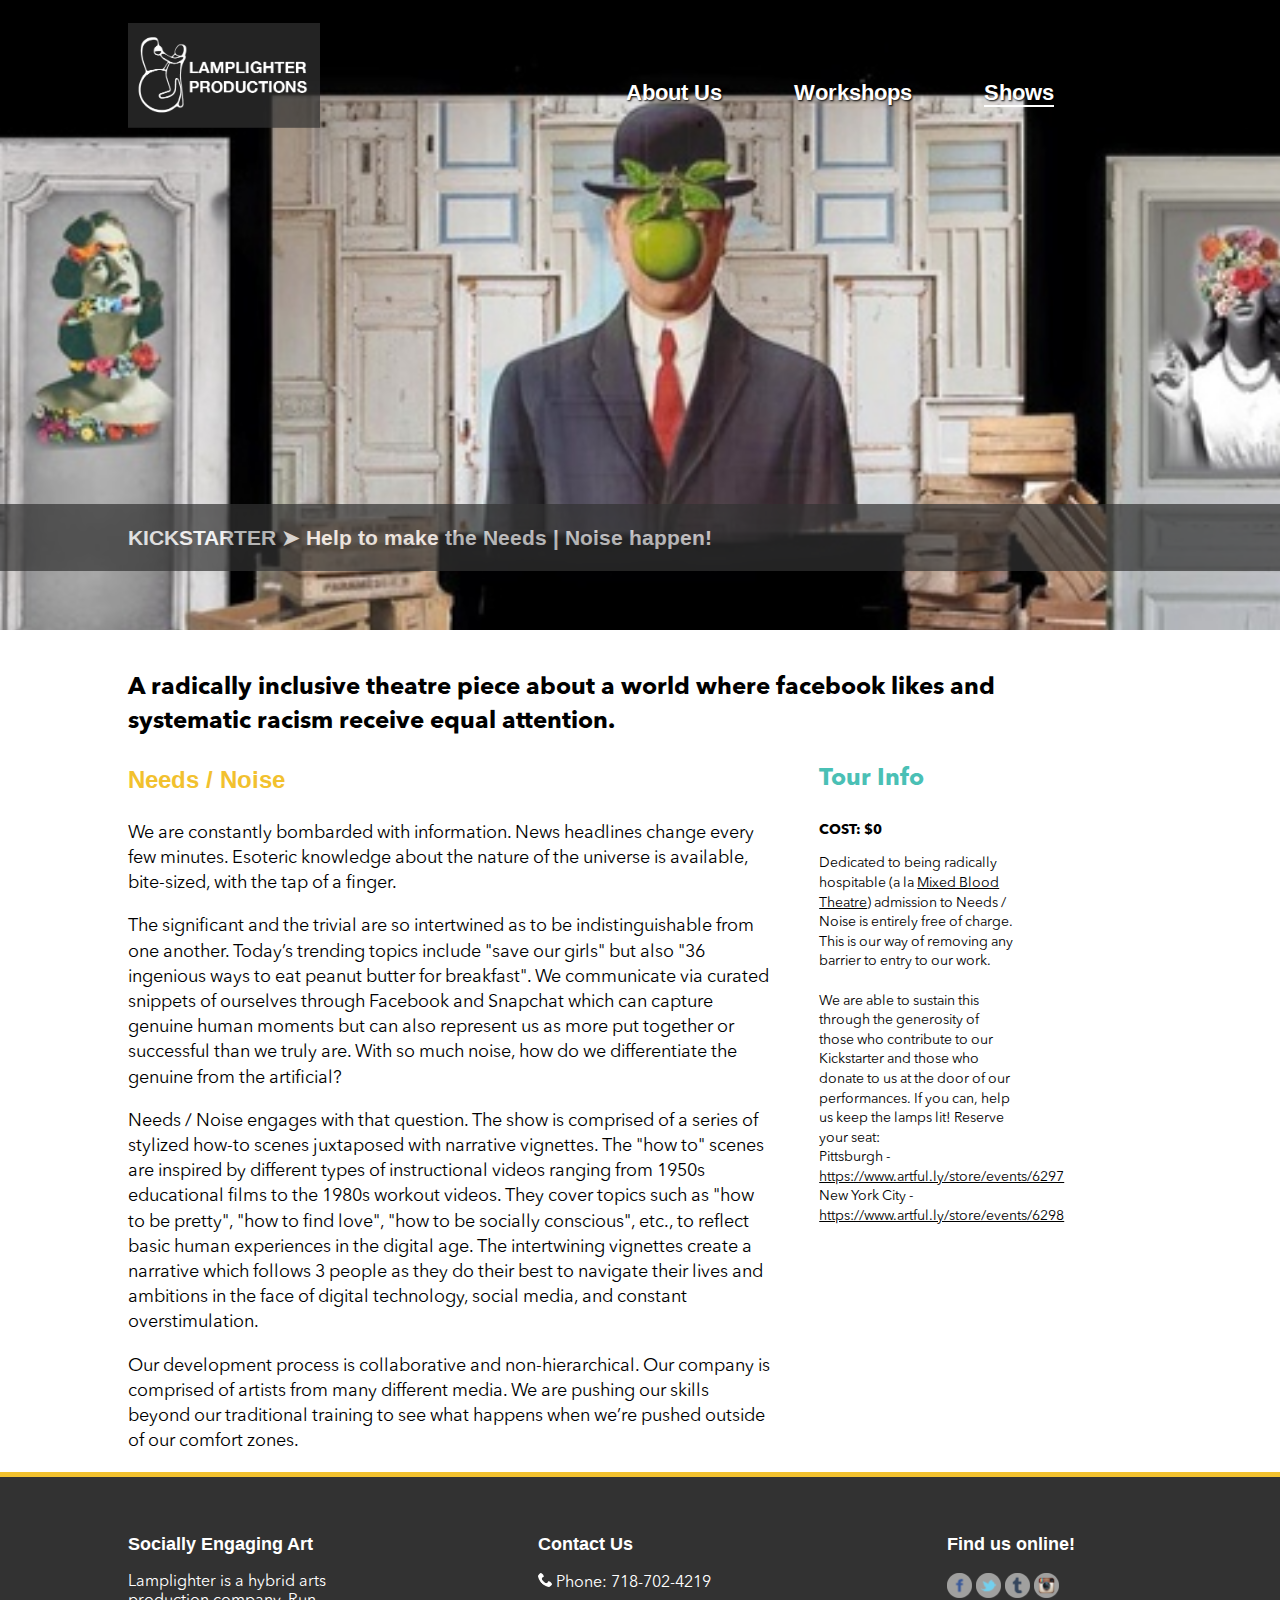
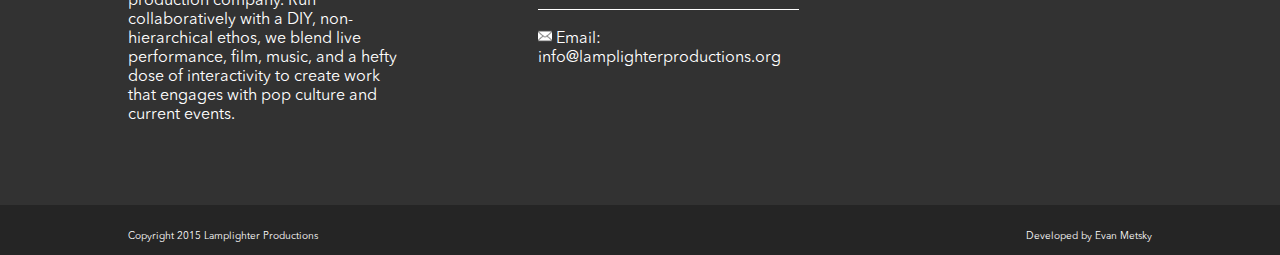
<file: productions/index.html>
<!DOCTYPE html>
<html> 
		<head> 
		<link href='http://fonts.googleapis.com/css?family=Inconsolata' rel='stylesheet' type='text/css'>
		<link rel="stylesheet" href="../style/lamplighter.css">
		<meta charset="UTF-8">
		<link rel="shortcut icon" href="../images/logo_tab.png">
		<title>Lamplighter Productions</title>
		<meta property="og:title" content="Lamplighter Productions" />
		<meta property="og:type" content="company" />
		<meta property="article:author" content="Evan Metsky" />
		<meta property="og:image" content="http://i.imgur.com/BRalFmg.jpg" />
		<meta property="og:url" content="http://www.lamplighterproductions.org" />
		<meta property="og:description" content="Socially Engaging Art" />
		<link rel="stylesheet" href="../lib/css/jquery.maximage.css?v=1.2" type="text/css" media="screen" charset="utf-8" />
		
		<style type="text/css" media="screen">			
			#maximage {
			position:absolute !important;
			}
			
			/*Set my logo in bottom left*/
			#logo {
				bottom:30px;
				height:auto;
				left:30px;
				position:absolute;
				width:34%;
				z-index:1000;
			}
			#logo img {
				width:100%;
			}
			
		</style>
	</head>
	<body>
		<div class='main' id = "partial">
			<div class = "logo" style = "float:left;"><a href = "../"><img src = "../images/logo_text.png"></a></div>
			<div class = "top-menu-bar">
				<ul class = "navigation">
					<li class = "menu-item">
						<a href = "../about">About Us</a>
					</li>
					<li class = "menu-item">
						<a href = "../educational">Workshops</a>
					</li>
					<li class = "menu-item" id = "about_li">
						<a href = "../productions">Shows</a>
					</li>
					<!--<li class = "menu-item">
						<a href = "#">Productions</a>
					</li>-->
				</ul>
			</div>

		
			<a href = "https://www.kickstarter.com/projects/1689672572/needs-noise"target="_blank"><div class = "video-bar"id = "video-bar-class">
				<h3>KICKSTARTER &#10148; Help to make the Needs | Noise happen!</h3>
		</div></a>
		<div id="maximage"class="mc-cycle">
			<div class = "mc-image">
				<img src="../images/slideshow_needs/need_00.jpg" alt=""/>
				
			</div>
			<div class = "mc-image">
				<img src="../images/slideshow_needs/need_01.jpg" alt=""/>
				
			</div>
			<div class = "mc-image">
				<img src="../images/slideshow_needs/need_02.jpg" alt=""/>

				
			</div>
			<div class = "mc-image">
				<img src="../images/slideshow_needs/need_03.jpg" alt=""/>
				
				
			</div>
		</div>


		</div>
		
		<script src='http://ajax.googleapis.com/ajax/libs/jquery/1.8.3/jquery.js'></script>
		<script src="../lib/js/jquery.cycle.all.js" type="text/javascript" charset="utf-8"></script>
		<script src="../lib/js/jquery.maximage.js" type="text/javascript" charset="utf-8"></script>
		
		<script type="text/javascript" charset="utf-8">
			$(function(){
				// Trigger maximage
				jQuery('#maximage').maximage();
			});
		</script>

		<div class = "content" style = "top:70%">
			<div class = "about">
				<!--<h3 id = "bar">ABOUT & MISSION</h3><br-->
				<div class = "full-text-image">
				
				<br>
				<p>A radically inclusive theatre piece about a world where facebook likes and systematic racism receive equal attention.</p>
				
				<div class = "left-half" id = "needs-left"style = "dislay:inline-block;float:left;">
				<div class = "person-text" id = "needs-text">
					<p id = "needs_title">Needs / Noise</p> 
					<p>We are constantly bombarded with information. News headlines change every few minutes. Esoteric knowledge about the nature of the universe is available, bite-sized, with the tap of a finger. </p>
					<p>The significant and the trivial are so intertwined as to be indistinguishable from one another. Today’s trending topics include &#34;save our girls&#34; but also &#34;36 ingenious ways to eat peanut butter for breakfast&#34;. We communicate via curated snippets of ourselves through Facebook and Snapchat which can capture genuine human moments but can also represent us as more put together or successful than we truly are. With so much noise, how do we differentiate the genuine from the artificial?</p>
					<p>Needs / Noise engages with that question. The show is comprised of a series of stylized how-to scenes juxtaposed with narrative vignettes. The &#34;how to&#34; scenes are inspired by different types of instructional videos ranging from 1950s educational films to the 1980s workout videos. They cover topics such as &#34;how to be pretty&#34;, &#34;how to find love&#34;, &#34;how to be socially conscious&#34;, etc., to reflect basic human experiences in the digital age. The intertwining vignettes create a narrative which follows 3 people as they do their best to navigate their lives and ambitions in the face of digital technology, social media, and constant overstimulation.</p>
					<p>Our development process is collaborative and non-hierarchical. Our company is comprised of artists from many different media. We are pushing our skills beyond our traditional training to see what happens when we&#8217;re pushed outside of our comfort zones.</p></div>
				</div>
				<div class = "right-half" id = "needs-right"style = "dislay:inline-block;float:right;">
					<p id = "date_title">Tour Info</p><p id = "dates"><span style = "font-family:Avenir-Bold;">COST: $0</span></p>
					<p id = "dates">Dedicated to being radically hospitable (a la <a href = "http://www.mixedblood.com/radical-hospitality">Mixed Blood Theatre</a>) admission to Needs / Noise is entirely free of charge. This is our way of removing any barrier to entry to our work.<br><br>
We are able to sustain this through the generosity of those who contribute to our Kickstarter and those who donate to us at the door of our performances. If you can, help us keep the lamps lit!
Reserve your seat:<br>
Pittsburgh - <a href = "https://www.artful.ly/store/events/6297">https://www.artful.ly/store/events/6297</a><br>
New York City - <a href = "https://www.artful.ly/store/events/6298">https://www.artful.ly/store/events/6298</a></p>

				</div>
			</div>
				</div>


		<footer id = "footer">
			<div id = "full_footer">
				<div id = "footer_widget">
					<h3>Socially Engaging Art</h3>
					<p>Lamplighter is a hybrid arts production company. Run collaboratively with a DIY, non-hierarchical ethos, we blend live performance, film, music, and a hefty dose of interactivity to create work that engages with pop culture and current events.</p>
				</div>
				<div id = "footer_widget">
					<h3>Contact Us</h3>
					<p><img src = "../images/icons/phone.png" style = "width:5%;height:auto;"> Phone: 718-702-4219</p>
					<hr style = "margin:0;margin-right:7%; background:white;">
					<p><img src = "../images/icons/email.png" style = "width:5%;height:auto;padding-top:3px"> Email: <a href = "mailto:info@lamplighterproductions.org"target="_blank">info@lamplighterproductions.org</a></p>
				</div>
				<div id = "footer_widget">
					<h3>Find us online!</h3>
					<div id = "button-link" style = "display:inline-block;" align = "left"><a href = "https://www.facebook.com/lamplighterproductions"target="_blank"><img src = "../images/icons/facebook.png" style = "height:25px;width:25px;margin:0;"></a></div>
					<div id = "button_link" style = "display:inline-block;" align = "center"><a href = "https://twitter.com/lmplghtr"target="_blank"><img src = "../images/icons/twitter.png" style = "height:25px;width:25px;margin:0;"></a></div>
				
				<div id = "button_link" style = "display:inline-block;" align = "center"><a href = "http://www.lamplighternyc.tumblr.com"target="_blank"><img src = "../images/icons/tumblr.png" style = "height:25px;width:25px;margin:0;"></a></div>
				
				<div id = "button_link" style = "display:inline-block;" align = "center"><a href = "https://instagram.com/lamplighter_prod/"target="_blank"><img src = "../images/icons/instagram.png" style = "height:25px;width:25px;margin:0;"></a></div>
			

				<br><br>
				</div>
				<div id = "bottom_footer">
					<p style = "float:left; margin-left:10%">Copyright 2015 Lamplighter Productions</p>
					<p style = "float:right; margin-right:10%">Developed by Evan Metsky</p>
				</div>
			</div>


		</footer>

</div>





















	</body>


</html>
</file>
<file: style/lamplighter.css>
@font-face{
	font-family: Liberation-Regular;
	src:url(../fonts/LiberationSans-Regular.ttf);
}
@font-face{
	font-family: Liberation-Bold;
	src:url(../fonts/LiberationSans-Bold.ttf);
}
@font-face{
	font-family: Avenir;
	src:url(../fonts/AvenirNextLTPro-Regular.otf);
}
@font-face{
	font-family: Avenir-Bold;
	src:url(../fonts/AvenirNextLTPro-Bold.otf);
}
@font-face{
	font-family: LondrinaShadow;
	src:url(../fonts/LondrinaSolid-Regular.otf);
}


body {
	font-family: Liberation-Bold;
	overflow-x: hidden;
	margin-right: 15em;

}
body, html {
	margin: 0 !important;
	padding:0 !important;
	width:100%;
	height:100%;
}

.menu-item {
	margin-top: 5%;
}
.main{

    position:relative; width:100%; height:100%;

}
.mc-cycle {
	width:100% !important;
	height:100% !important;
}
#still {
	height:100%;
	position: absolute;
	top:0px;
	z-index:-1;
}
#partial {
	position:relative; width:100%; height:70%;
}

#not_full {
	position:relative; width:100%; height:100%;
	 	background-image: url("backgroundimage.gif");
 	background-repeat: no-repeat;
    background-size: cover;
}
#about_li a{
	text-decoration: none;
	border-bottom-width: 2px;
	border-bottom-style: solid;
	color:white;
}
#about_li a:hover{
	text-decoration: none;
	border-bottom-width: 2px;
	border-bottom-style: solid;
	color:white;
}


.logo {
	width:15%;
	height:auto;
	margin-left:10%;
	margin-top: 1.8%;
}
#small-logo {
	width:12%;
}
#mission h3 {

	left:30%;
}
#ed h3 {

}

.main_title h3{
	top:40%;
	width:100%;
	left:50%;	
    -webkit-transform: translateX(-50%) translateY(-50%);
    transform: translateX(-50%) translateY(-50%);
    -moz-transform: translateX(-50%) translateY(-50%);
	color:white;
	position: absolute;
  	text-align: center; 
	font-family: Liberation-Bold;
	font-size: 68px;
	font-weight:normal;

}
.main_title p{
	color:white;
	margin-top: 1.5em;
    margin-left: 50%;
    -webkit-transform: translateX(-50%) translateY(-50%);
    transform: translateX(-50%) translateY(-50%);
    -moz-transform: translateX(-50%) translateY(-50%);
    text-align: center;
	font-family: Liberation-Bold;
	font-size: 24px;
	font-weight:normal;

}
#sub {

 	background-image: url("tealbackground.png");

}
.main {
	margin:0;
}

.top-menu-bar {
	text-align: right;
	margin-right: 10em;
}

.top-menu-bar ul {
	margin-top:0;
    list-style-type: none;
    padding-top: 5em;
}

.top-menu-bar li {
	text-shadow:1px 1px 2px black;
	font-size: 22px;
    display: inline;
    padding-right: 3em;
}

.top-menu-bar li a{
	text-decoration: none;
	color:white;
}

.top-menu-bar li a:hover{
	text-decoration: none;
	border-bottom-width: 2px;
	border-bottom-style: solid;
	color:white;
}

.top-menu-bar li a:visited{
	text-decoration: none;
	color:white;
}


#sub h1 {

	color:black;

	margin-left: 10%;
    text-align: left;
	font-family: Liberation-Bold;
	font-size: 30px;
	font-weight:normal;
	overflow: visible;
}
#sub h3 {
	color:black;
	margin-top: 0px;
	margin-left: 10%;
    text-align: left;
	font-family: LondrinaShadow;
	font-size: 72px;
	font-weight:normal;
	margin-bottom: 0px;
	overflow: visible;
}

#sub p {
	color:black;
	margin-right: 25%;
	margin-left: 15%;
    text-align: left;
	font-family: Avenir;
	font-size: 24px;
	font-weight:normal;
	overflow: visible;
}



#classes h1 {

	color:black;

	margin-left: 10%;
    text-align: left;
	font-family: Liberation-Bold;
	font-size: 30px;
	font-weight:normal;
}
#classes h3 {
	color:black;
	margin-top: 0px;
	margin-left: 10%;
    text-align: left;
	font-family: LondrinaShadow;
	font-size: 72px;
	font-weight:normal;
	margin-bottom: 0px;
}

#classes p {
	color:black;
	margin-right: 25%;
	margin-left: 15%;
    text-align: left;
	font-family: Avenir;
	font-size: 24px;
	font-weight:normal;
}

#classes {

 	background-image: url("orangebackground.png");

}

#footer_widget h3 {

	color:white;
	position: center;

    text-align: left;
	font-family: Liberation-Bold;
	font-size: 18px;
	font-weight:normal;
}


#footer_widget a, p {
	text-decoration: none;
	color:white;
	position:center;
    text-align: left;
	font-family: Avenir;
	font-size: 16px;
	font-weight:normal;
}
#footer_widget a:hover {
	text-decoration: none;
	color:#4ac0b5;
	position:center;
    text-align: left;
	font-family: Avenir;
	font-size: 16px;
	font-weight:normal;
}
#footer a:visited{
	text-decoration: none;
	color:white;
	position:center;
    text-align: left;
	font-family: Avenir;
	font-size: 16px;
	font-weight:normal;
}
#footer_widget a:visited:hover {
	text-decoration: none;
	color:#4ac0b5;
	position:center;
    text-align: left;
	font-family: Avenir;
	font-size: 16px;
	font-weight:normal;
}

#footer {
	border-top: 5px solid #f2c12e;
	overflow: hidden;
	clear:both;
	background: #323232;
	margin:0 auto;


}
#footer_widget {
	width:22% !important;
	margin-left:10%;
	float:left;
	position:relative;
	margin-bottom: 5%;
	margin-top: 3%;
}
#bottom_footer {
	height:50px;
	line-height: 42px;
	position: relative;
	overflow: hidden;
	clear:both;
	background: #252525;


}
#bottom_footer p {
	font-size: 10px;
}
.logo_center {
	width:6.5%;
	height:auto;
	margin-left:47%;

}
#bottom {
	text-align: center;
	margin:0;
}
#bottom li {
	margin:0;
	font-size: 12px;
    display: inline;
    position:center;
}
#needs-text p {
	width:auto;
	margin-left:0%;
	float:left;
	margin-right: 0%;
}
#needs_title{
	font-family: Liberation-Bold;
	font-size:24px;
	color:#f2c12e;
}
#date_title {
	font-size:24px;
	color:#4ac0b5;
}
#dates {
	font-family: Avenir;
	font-size:14px;


}
#needs-left {
	width:56%;
	margin-right: 0;
}
#needs-right{
	width:20%;
	margin-top:0;
	margin-right: 20%;
}
#needs-right p{
	
	margin-top:0;
}
#nav1{
	margin:0;
}
.icons {
	margin-left: 45%;
	margin-right: 45%;
}
.icons img {
	width:35%;
	height:auto;
}


img {
	max-width: 100%;
	height:auto;
}


.content {
	position:absolute; width:100%; height:125%;
    background-size: cover;
    position:absolute; width:100%; top:100%;
}
.about {

	margin-left: 10%;
}
.front {
	margin: 20%;
	background-color: white;
}
.about h3 {
	text-shadow: 1px 1px black;
	position: center;
	color:#4ac0b5;
	margin-top: 0;
	margin-bottom: 0;
	font-family: LondrinaShadow;
	font-size: 72px;

}
.underline {
	margin-bottom:0px;
	text-decoration: none;
	font-family: Liberation-Bold;
	margin-top: 24px;
	font-size: 36px;
	color:black;
	font-weight: normal;
	text-align: left;

}
.mc-image-class {
position: absolute; 
top: 0px; 
left: 0px; 
display: block; 
z-index: 8; 
opacity: 1; 
width: 100%; 
height: 70%; 
background-image: url(../images/class_still.jpg);
background-repeat: no-repeat;
}
.video-bar {
	background-color: #323232;
	opacity: 0.7;
	color:white;
	top: 85%;
	width:100%;
	margin-right: 0;
	position:absolute;
    text-align: left;
	font-family: Liberation-Bold;
	font-size: 18px;
	font-weight:normal;
	z-index:1;
}
#video-bar-class{
	top: 80%;
}
#video-bar-class:hover{
	top: 80%;
}

#video-bar-about {
	background-color: #323232;
	opacity: 0.7;
	color:white;
	top: 60%;
	width:100%;
	height:10%;
	margin-right: 0;
	position:absolute;
    text-align: left;
	font-family: Avenir-Bold;
	font-size: 18px;
	font-weight:normal;
	z-index:1;
	overflow: hidden;
}

.video-bar:hover {
	background-color: #4ac0b5;
	opacity: 0.7;
	color:white;
	top: 85%;
	width:100%;
	margin-right: 0;
	position:absolute;
    text-align: left;
	font-family: Liberation-Bold;
	font-size: 18px;
	font-weight:normal;
	z-index:1;
}
#video-bar-about:hover {
	background-color: #4ac0b5;
	opacity: 0.7;
	color:white;
	top: 55%;
	height:15%;
	width:100%;
	margin-right: 0;
	position:absolute;
    text-align: left;
	font-family: Liberation-Bold;
	font-size: 18px;
	font-weight:normal;
	z-index:1;
}
.video-bar h3 {
	margin-left: 10%;
}
#video-bar-about h3 {
	margin-left: 10%;
	font-family: Avenir;
	font-size: 18px;
}
.video-bar p {
	
	font-family: Liberation-Bold;
	font-size: 14px;
	font-weight:normal;
}
.about p {

	color:black;
	margin-right: 15%;
	margin-top: 1em;
	text-align: left;
	font-family: Avenir-Bold;
	font-size: 24px;
	font-weight:normal;
	line-height: 140%;
}
.about ul {

	margin-right: 25%;
	margin-top:0 ;
	text-align: left;
	font-family: Avenir;
	font-size: 24px;
	font-weight:normal;
}
.people {
	margin-top: 72px;
	margin-left: 10%;
}
.people h3 {
	font-family: Liberation-Bold;
	margin-top: 24px;
	font-size: 36px;
	margin-bottom: 0px;
	color:black;
	font-weight: normal;
	text-align: left;

}
.people p {

	margin-right: 25%;
	margin-top: ;
	text-align: left;
	font-family: Avenir;
	font-size: 18px;
	font-weight:normal;
}
.photo {

  height:150px;
  width:150px;

  border-radius:50%;
  border-color:black;
  overflow:hidden;
}
.person {
	font-family: Avenir;
	margin-top: 0px;
	font-size: 18px;
	color:black;
	margin-left:10%;

}

.person-text h3 {
	font-family: Liberation-Bold;
	margin-top: 24px;
	font-size: 24px;
	font-weight: normal;
	color:#f2c12e;
	float:left;
	margin-left:28%;
	text-align: left;
}
.class_title{
	font-family: Liberation-Bold;
	margin-top: 24px;
	font-size: 24px;
	color:#f2c12e;
	font-weight: normal;
	margin-left:10%;
	text-align: left;	
}
.class_title h3{
	margin-bottom: 0px;
}
.register a {
	font-family: Liberation-Bold;
	margin-top: 24px;
	font-size: 36px;
	color:black;
	font-weight: normal;

	text-align: left;	
    text-decoration: underline;

}
.register a:hover {
	color: #00ddc2;
	text-decoration: underline;
}


#CTO {
	font-size: 18px;
	margin-top:5px;
	margin-bottom: 24px;
	color:black;
	font-family: Liberation-Regular;
	font-weight: lighter;
}
.class_instructors h3 {
	margin-left: 10%;
	font-size: 18px;
	margin-top:5px;
	color:black;
	font-family: Liberation-Bold;
	font-weight: normal;
}
.class_bullets ul {

	margin-right: 15%;
	margin-left: 10%;
	margin-top:24px;
	text-align: left;
	font-family: Avenir;
	font-size: 18px;
	font-weight:normal;
}
.class_summary p {
	font-family: Avenir;
	margin-top: 18px;
	font-size: 18px;
	color:black;
	margin-right: 15%;
	margin-left:10%;
	
}
#name p{
	text-align: center;
	width:100%;
	margin-left:0px;
	margin-right:0px;
}
#CTO {
	font-size: 18px;
	color:black;
	font-family: Liberation-Regular;
	font-weight: lighter;
}

.person-text p {
	font-family: Avenir;
	margin-top: 0px;
	font-size: 18px;
	color:black;
	width:60%;
	margin-right: 12%;
	float:right;
}
hr {
	margin-right: 15%;
	border: 0;
    height: 1px;
    background: #4ac0b5;

}

.person-image {
  margin-top:-4%;

  padding:10px;
  height:200px;
  width:200px;

  border-radius:50%;
  border-color:black;
  overflow:hidden;
  float:left;
}
#jordan {
	background:url(../images/people/jordan.jpg);
	background-size:270px 400px;
	background-repeat:no-repeat;
	background-position: 0px -30px;
}
#jordan_class {
	background:url(../images/people/jordan.jpg) no-repeat;
	background-size:220px 310px;
	background-position: -10px -20px;
;
}
#sasha {
	background:url(../images/people/Sasha.jpg);
	background-size: 220px 320px; 
	background-repeat:no-repeat;
}
#sasha_class {
	background:url(../images/people/Sasha.jpg) no-repeat;
	background-size:150px 200px;
	background-position: 0px -10px;
}
#jill_class {
	background:url(../images/people/jill_class.png) no-repeat;
	background-size:150px 150px;
}
#jill {
	background:url(../images/people/jill_class.png) no-repeat;
	background-size: 300px 320px; 
	background-position:-40px 0px;
	background-repeat:no-repeat;
}
#charlie {
	background:url(../images/people/Charlie.jpg); 
	background-repeat:no-repeat;
	background-size: 250px 375px;
	background-position: -20px -15px;
}
#charlie_class {
	background:url(../images/people/Charlie.jpg) no-repeat;
	background-size:150px 220px;

}
#paul {
	background:url(../images/people/Paul.jpg);
	background-repeat: no-repeat;
	background-size: 220px 310px;
	background-position: 0px -20px;
}
#paul_class {
	background:url(../images/people/Paul.jpg) no-repeat;
	background-size:150px 200px;
}
#mida {
	background:url(../images/people/mida.png) no-repeat;
}
#mida_class {
	background:url(../images/people/mida_class.png) no-repeat;
	background-size:150px 150px;

}

#michael {
	background:url(../images/people/Sypa.jpg); 
	background-repeat:no-repeat;
	background-size: 230px 220px;

}
.full-text-image{
	height:800px;
}

.right-half{
	width:45%;
	margin-right: 15%

}
.right-half a{
	text-decoration: underline;
	color:black;
}
.right-half a:visited{
	text-decoration: underline;
	color:black;
}
.left-half {
	width:40%;
}
#michael_class {
	background:url(../images/people/Sypa.jpg) no-repeat;
	background-size:160px 150px;
}
#vanessa {
	background:url(../images/people/Vanessa.jpg); 
	background-repeat:no-repeat;
	background-size: 230px 270px;
	background-position: -10px 0px;
}
#vanessa_class {
	background:url(../images/people/vanessa_class.png) no-repeat;
	background-size:150px 150px;
}
#caleb {
	background:url(../images/people/caleb.png) no-repeat;
}
.class h3 {
	font-family: Liberation-Bold;
	margin-top: 24px;
	font-size: 22px;
	color:black;
	margin-left: 10%;
}
</file>
